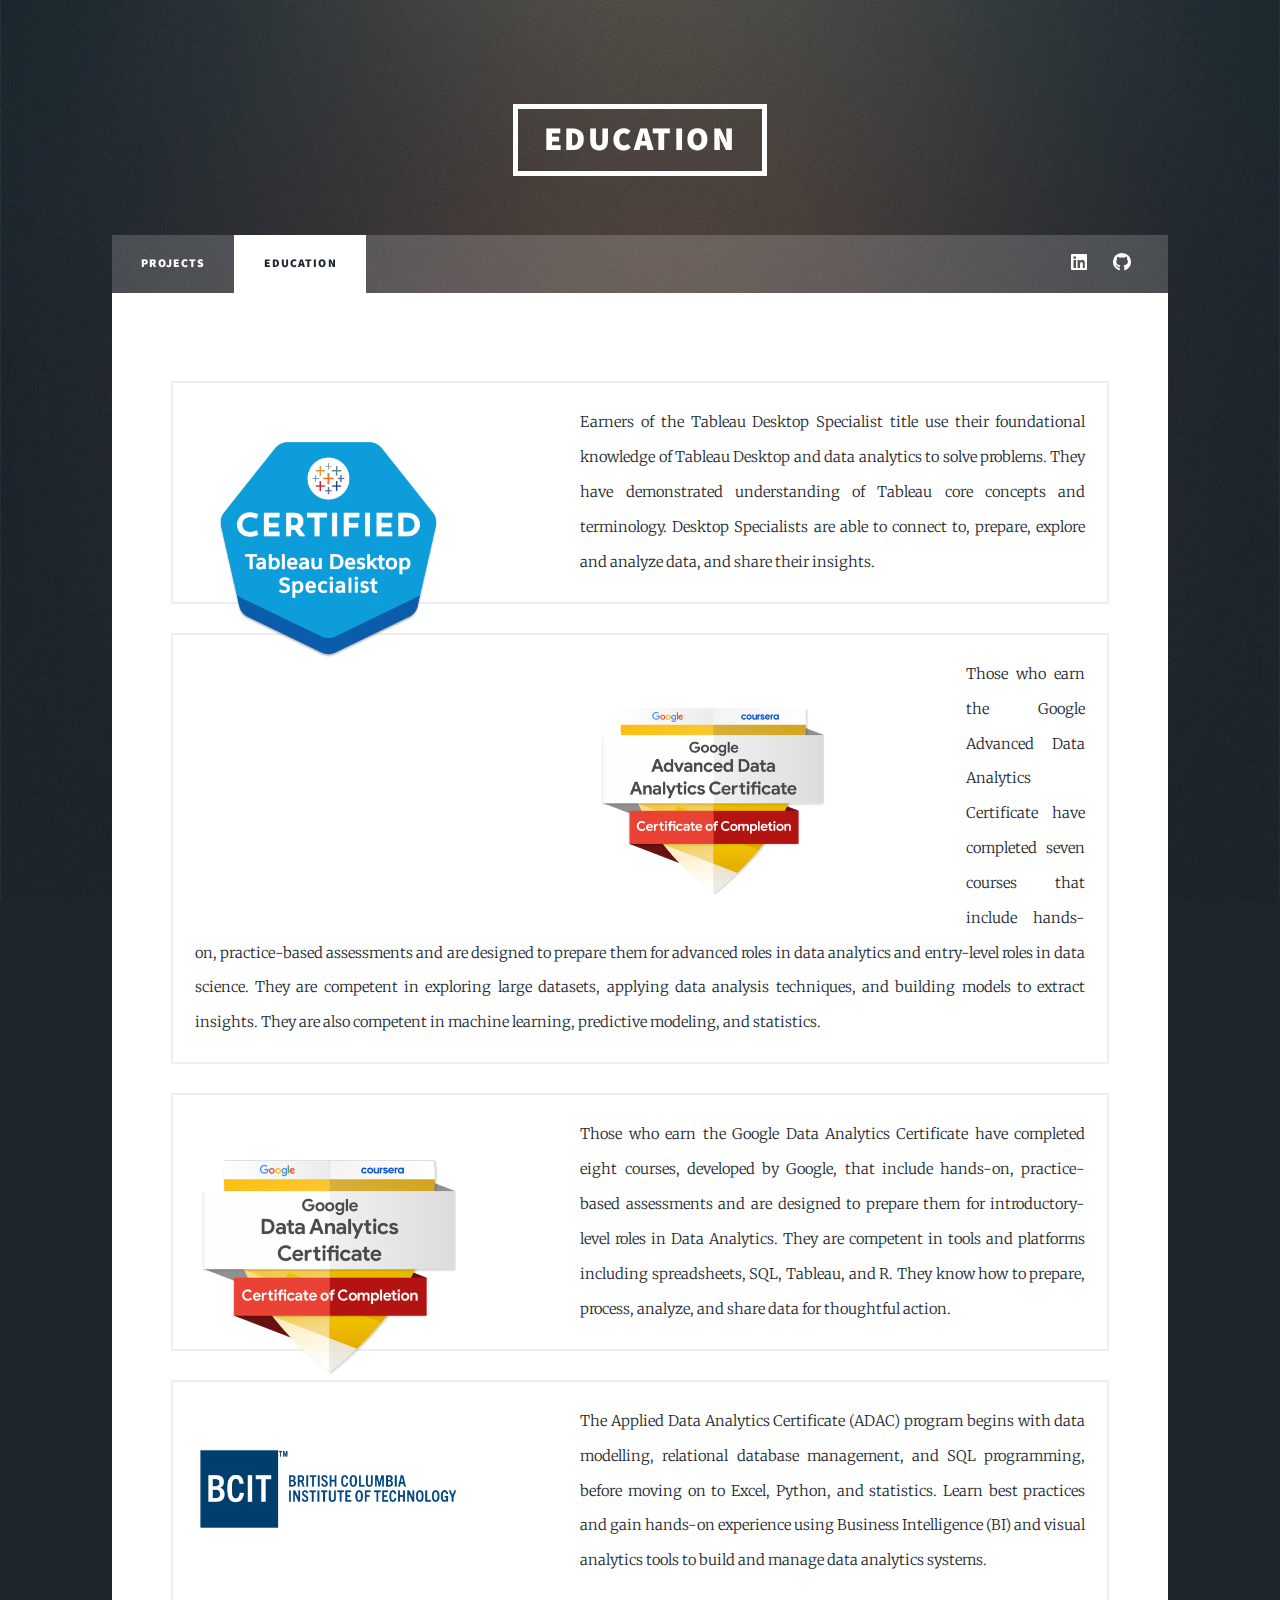
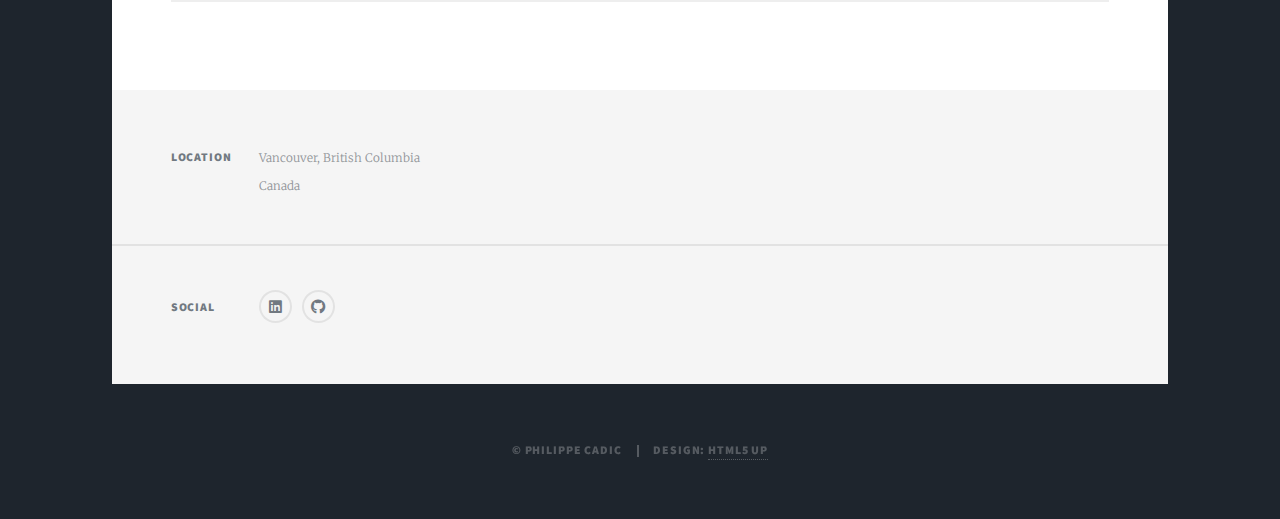
<file: education.html>
<!DOCTYPE HTML>
<!--
	Massively by HTML5 UP
	html5up.net | @ajlkn
	Free for personal and commercial use under the CCA 3.0 license (html5up.net/license)
-->
<html>
	<head>
		<title>Generic Page - Massively by HTML5 UP</title>
		<meta charset="utf-8" />
		<meta name="viewport" content="width=device-width, initial-scale=1, user-scalable=no" />
		<link rel="stylesheet" href="assets/css/main.css" />
		<noscript><link rel="stylesheet" href="assets/css/noscript.css" /></noscript>
	</head>
	<body class="is-preload">

		<!-- Wrapper -->
			<div id="wrapper">

				<!-- Header -->
					<header id="header">
						<a href="index.html" class="logo">Education</a>
					</header>

				<!-- Nav -->
					<nav id="nav">
						<ul class="links">
							<li><a href="index.html">Projects</a></li>
							<li class="active"><a href="education.html">Education</a></li>
						</ul>
						<ul class="icons">
							<li><a href="https://www.linkedin.com/in/philippe-cadic/en" class="icon brands fa-linkedin" target="_blank"><span class="label">LinkedIn</span></a></li>
							<li><a href="https://github.com/pcadic" class="icon brands fa-github" target="_blank"><span class="label">GitHub</span></a></li>
						</ul>
					</nav>

				<!-- Main -->
					<div id="main">

						<!-- Post -->
							<section class="post">
						
								<!-- Box -->
										<div class="box">
											<p><span class="image left"><img src="Educations/credly_Tableau_Tableau_DesktopSpecialist.png" alt=""/></span>Earners of the Tableau Desktop Specialist title use their foundational knowledge of Tableau Desktop and data analytics to solve problems. They have demonstrated understanding of Tableau core concepts and terminology. Desktop Specialists are able to connect to, prepare, explore and analyze data, and share their insights.</p>
										</div>

								<!-- Box -->
										<div class="box">
											<p><span class="image left"><img src="Educations/credly_Coursera_GoogleAdvancedDA.png" alt=""/></span>Those who earn the Google Advanced Data Analytics Certificate have completed seven courses that include hands-on, practice-based assessments and are designed to prepare them for advanced roles in data analytics and entry-level roles in data science. They are competent in exploring large datasets, applying data analysis techniques, and building models to extract insights. They are also competent in machine learning, predictive modeling, and statistics.</p>
										</div>

								<!-- Box -->
									<div class="box">
										<p><span class="image left"><img src="Educations/credly_Coursera_GoogleDA.png" alt=""/></span>Those who earn the Google Data Analytics Certificate have completed eight courses, developed by Google, that include hands-on, practice-based assessments and are designed to prepare them for introductory-level roles in Data Analytics. They are competent in tools and platforms including spreadsheets, SQL, Tableau, and R. They know how to prepare, process, analyze, and share data for thoughtful action.</p>
									</div>

								<!-- Box -->
									<div class="box">
										<p><span class="image left"><img src="Educations/british-columbia-institute-of-technology-bcit-vector-logo.png" alt=""/></span>The Applied Data Analytics Certificate (ADAC) program begins with data modelling, relational database management, and SQL programming, before moving on to Excel, Python, and statistics. Learn best practices and gain hands-on experience using Business Intelligence (BI) and visual analytics tools to build and manage data analytics systems.</p>
									</div>

																
							</section>

					</div>

				<!-- Footer -->
				<footer id="footer">
					<section class="split contact">
						<section class="alt">
							<h3>Location</h3>
							<p>Vancouver, British Columbia<br />
							Canada</p>
						</section>
						<section>
							<h3>Social</h3>
							<ul class="icons alt">
								<li><a href="https://www.linkedin.com/in/philippe-cadic/en" class="icon brands fa-linkedin"><span class="label">LinkedIn</span></a></li>
								<li><a href="https://github.com/pcadic" class="icon brands fa-github"><span class="label">GitHub</span></a></li>
							</ul>
						</section>
					</section>
				</footer>

				<!-- Copyright -->
					<div id="copyright">
						<ul><li>&copy; Philippe Cadic</li><li>Design: <a href="https://html5up.net">HTML5 UP</a></li></ul>
					</div>

			</div>

		<!-- Scripts -->
			<script src="assets/js/jquery.min.js"></script>
			<script src="assets/js/jquery.scrollex.min.js"></script>
			<script src="assets/js/jquery.scrolly.min.js"></script>
			<script src="assets/js/browser.min.js"></script>
			<script src="assets/js/breakpoints.min.js"></script>
			<script src="assets/js/util.js"></script>
			<script src="assets/js/main.js"></script>

	</body>
</html>
</file>
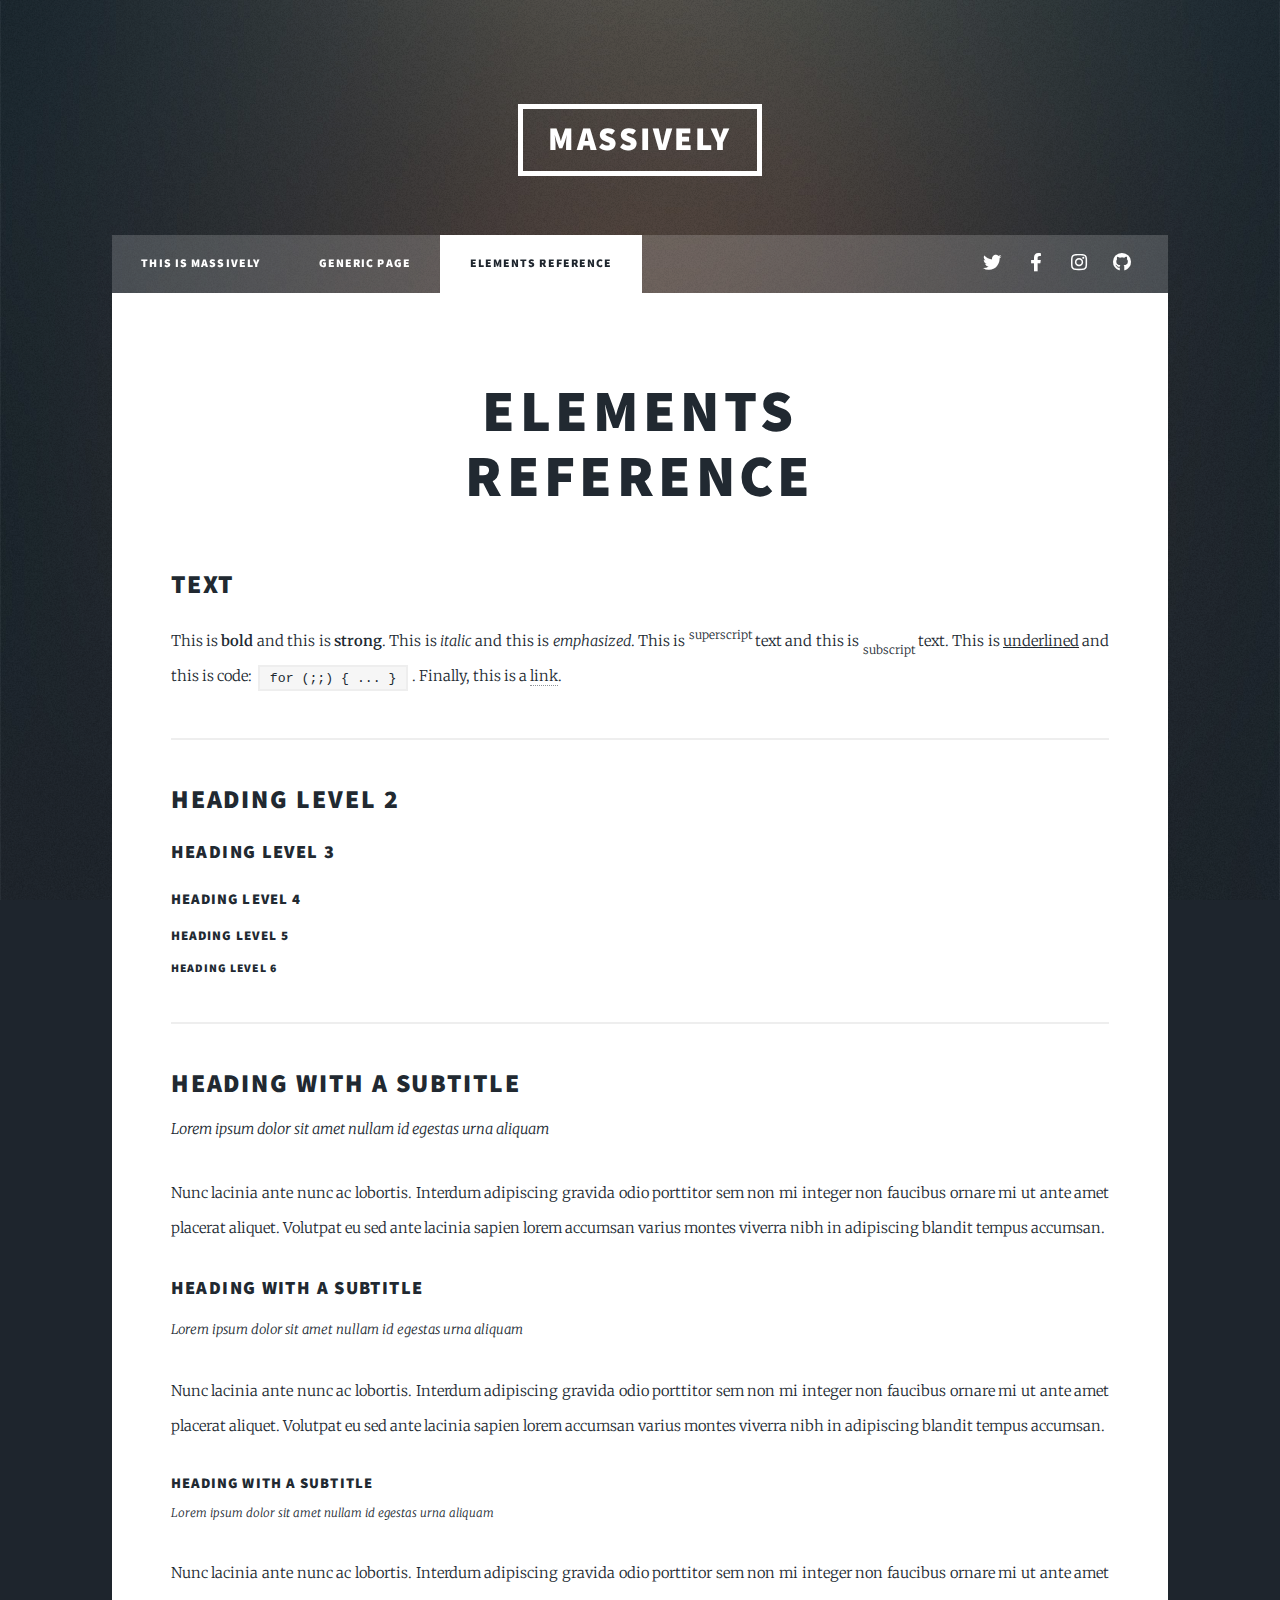
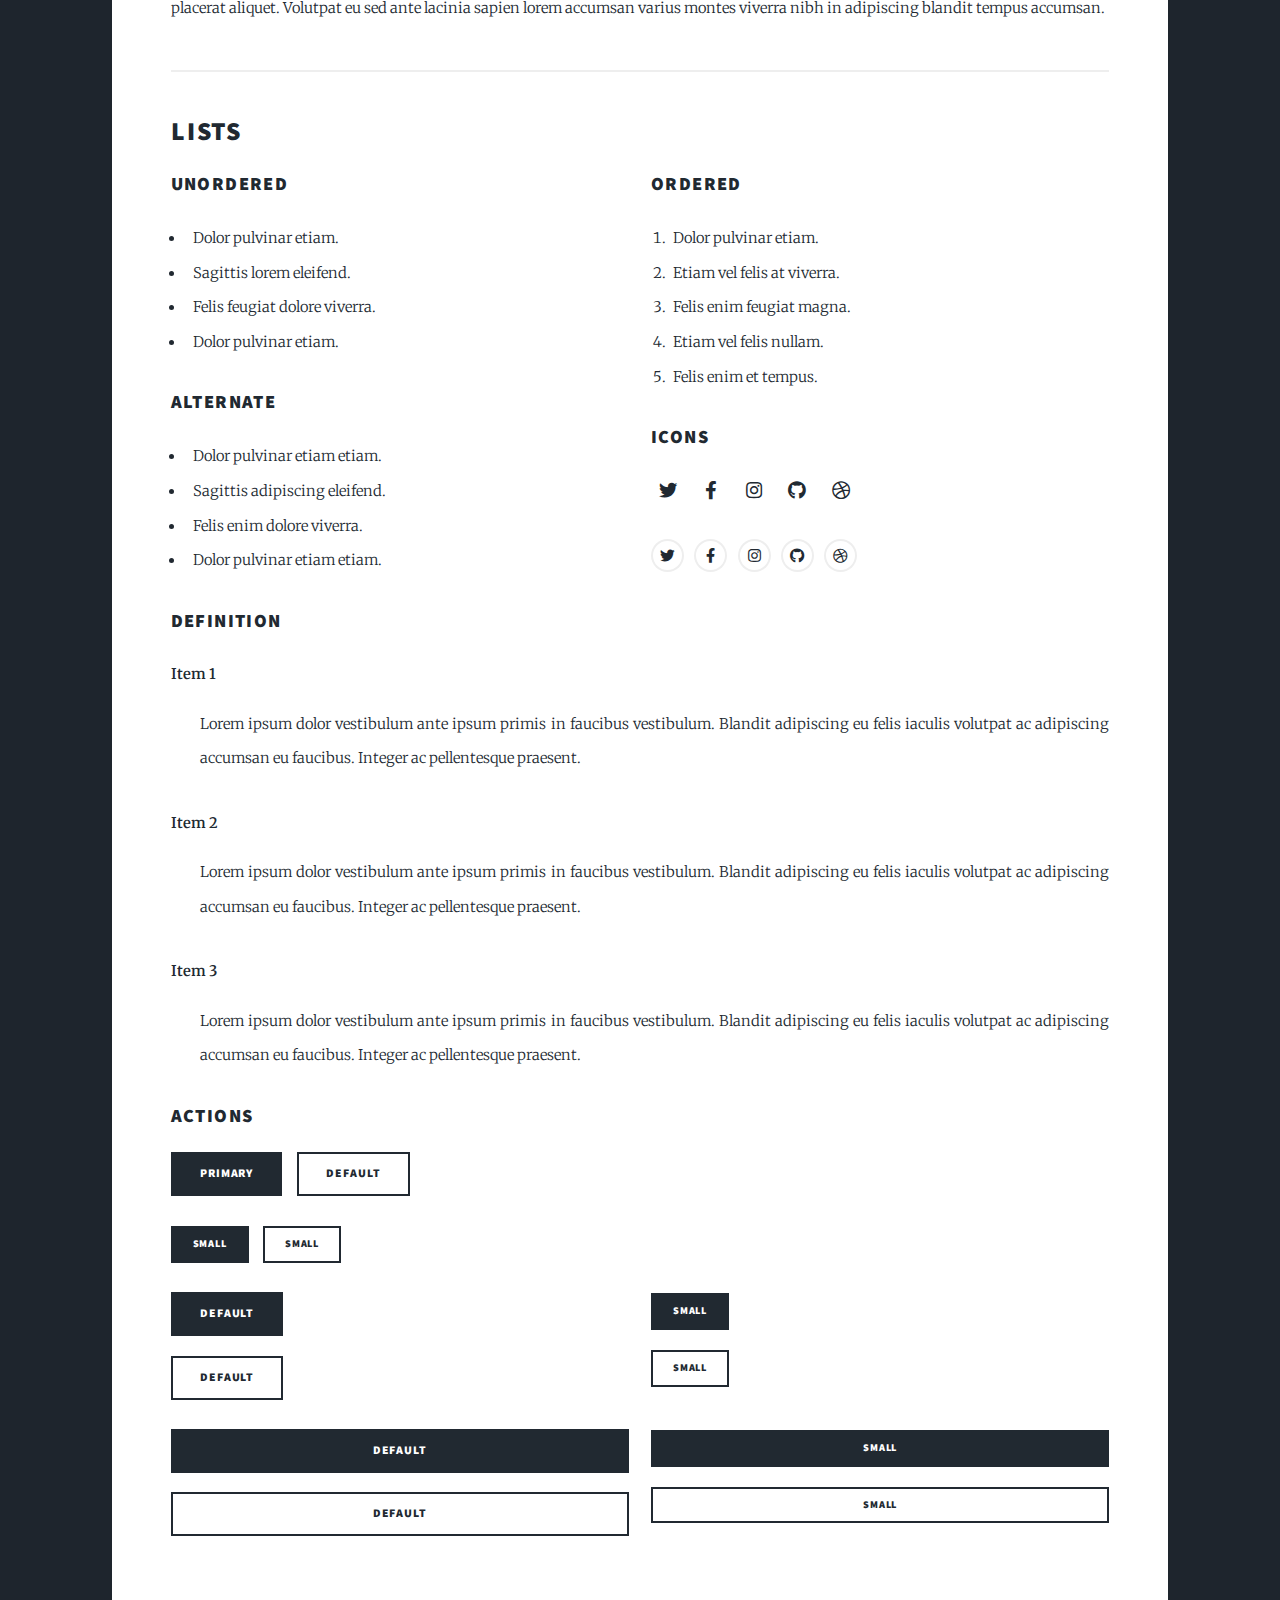
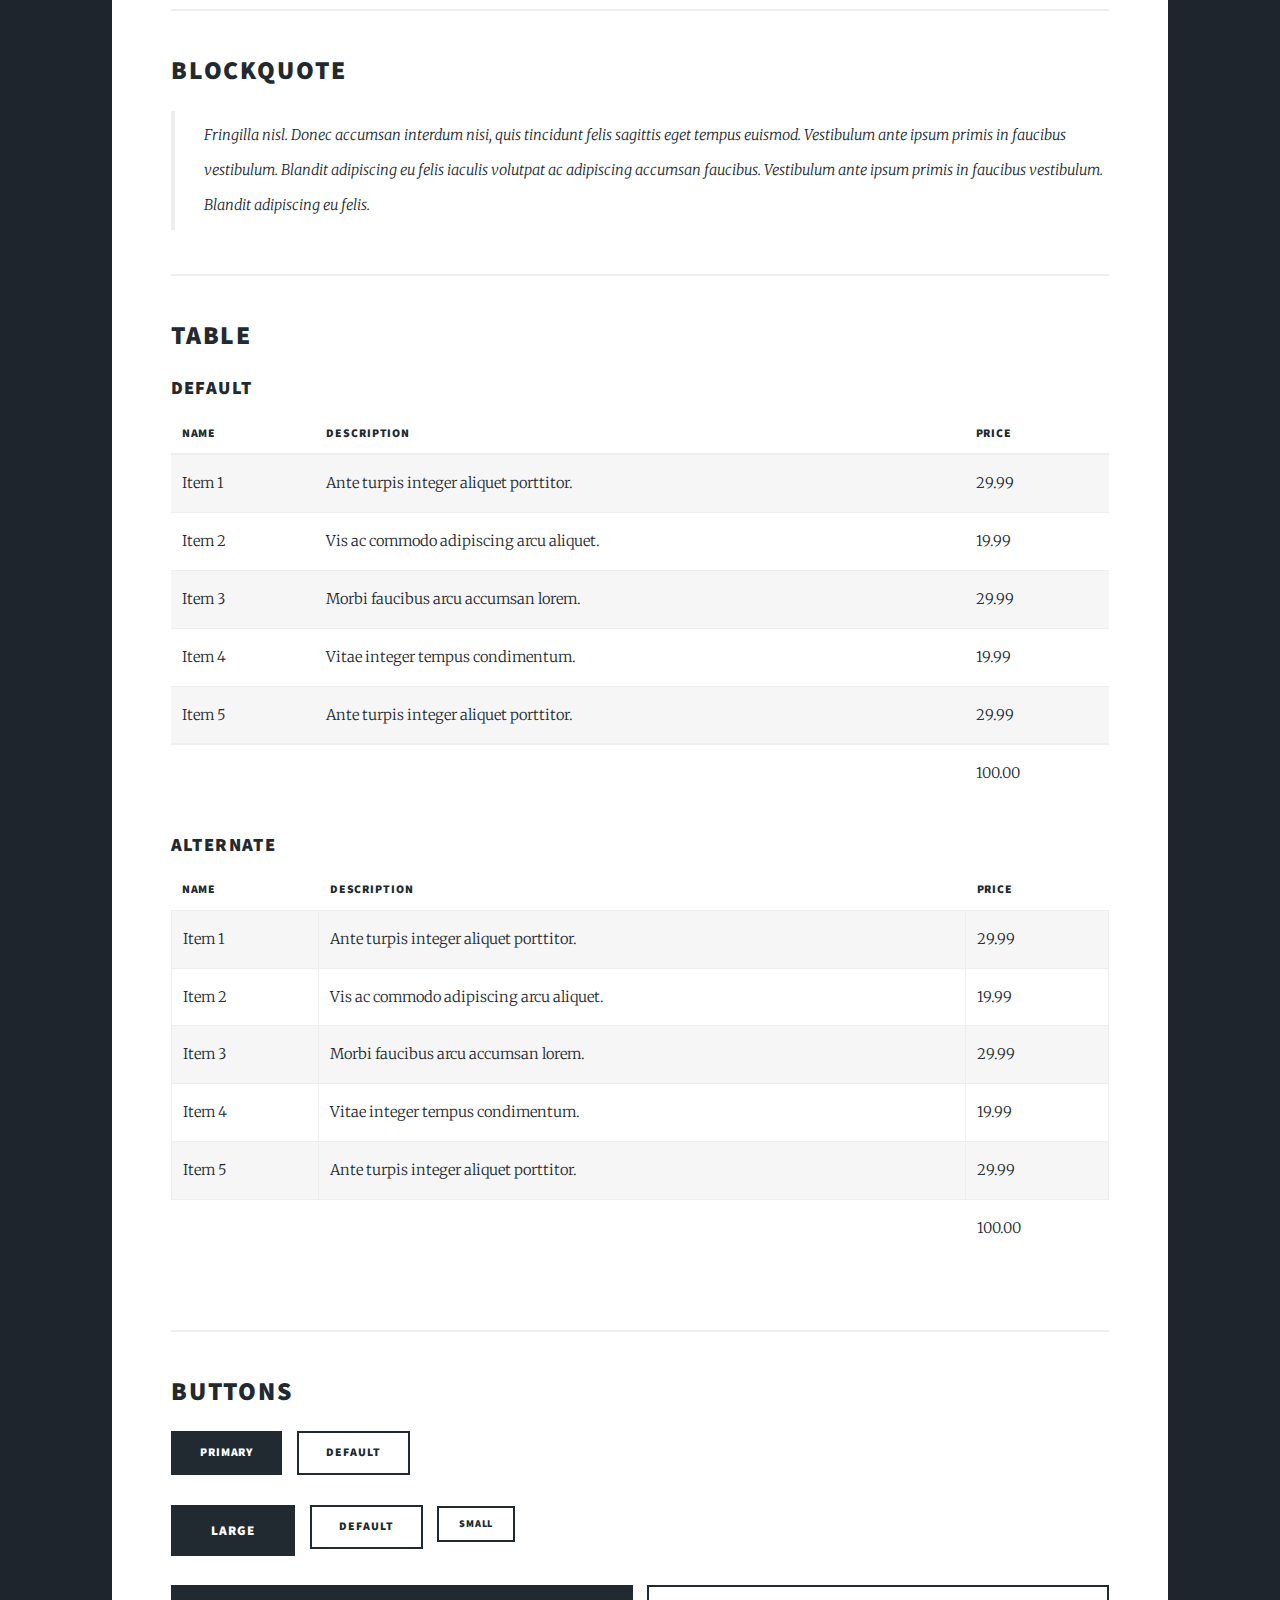
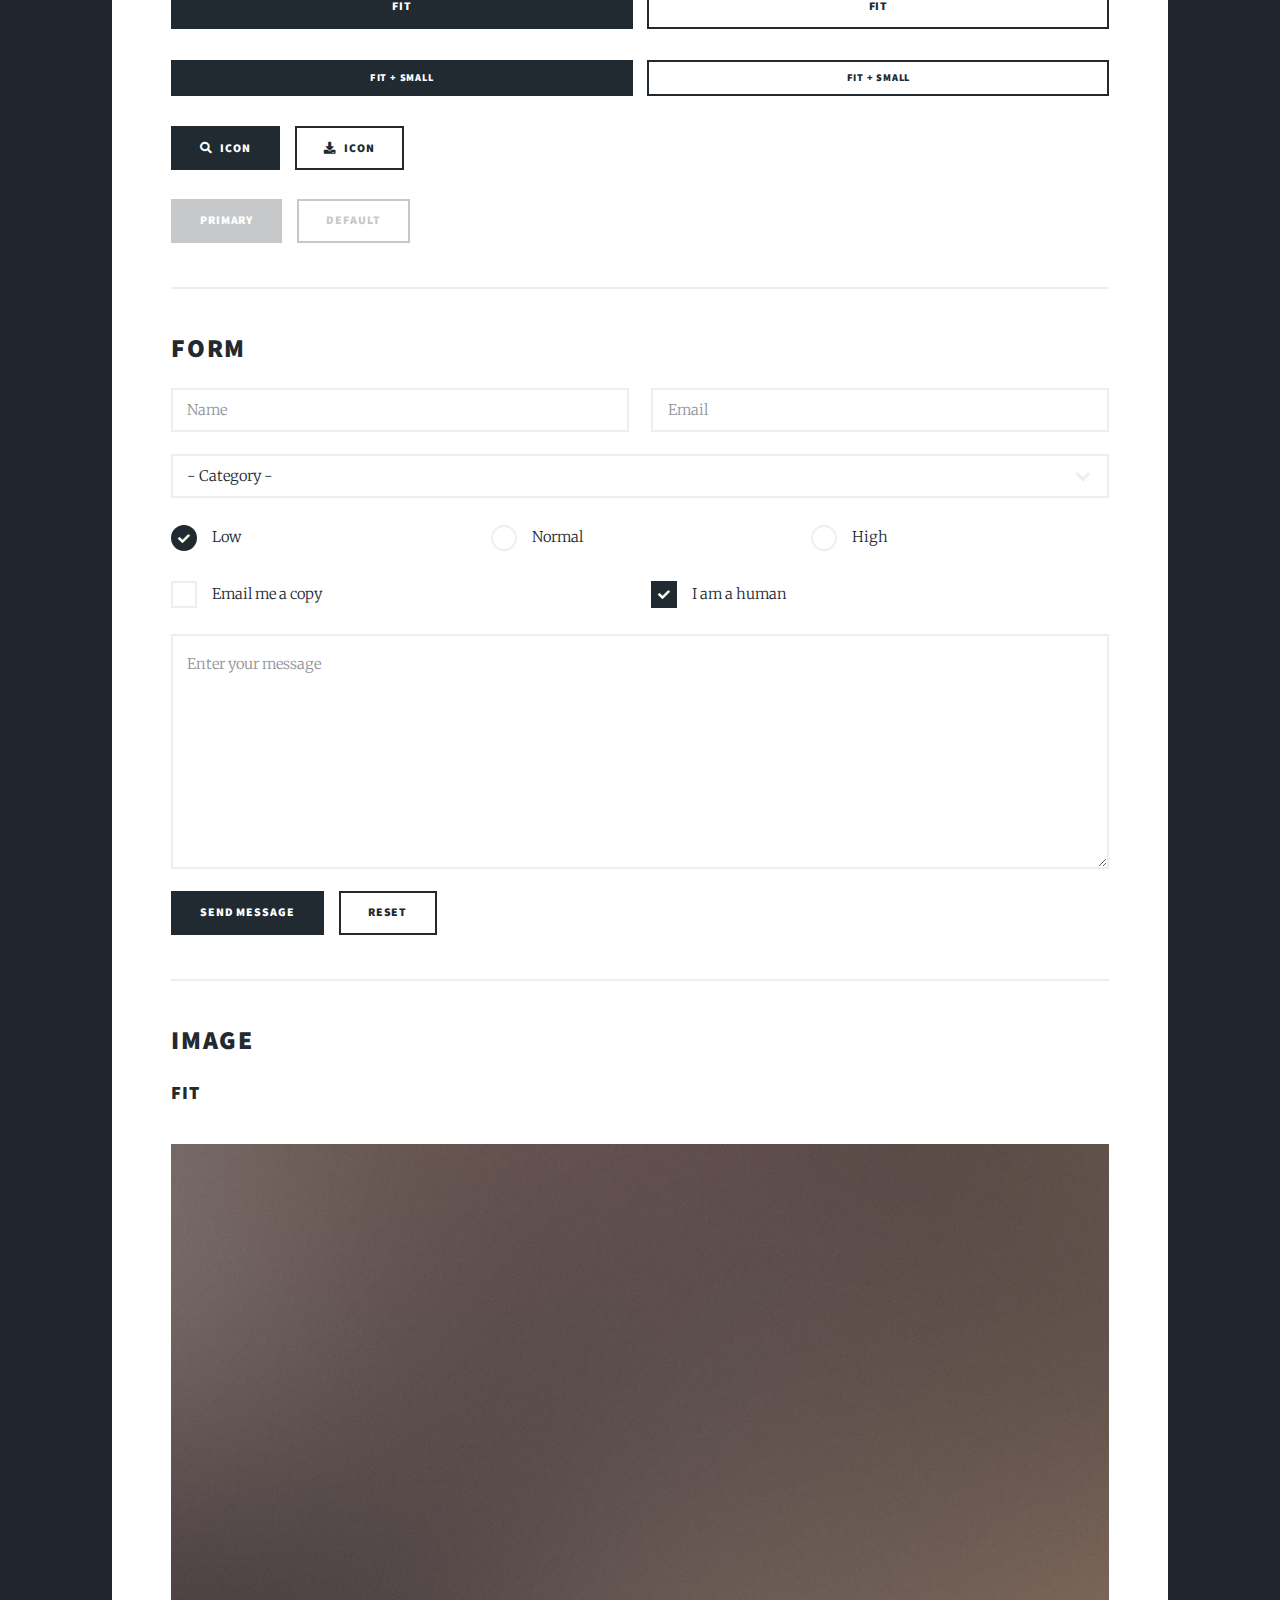
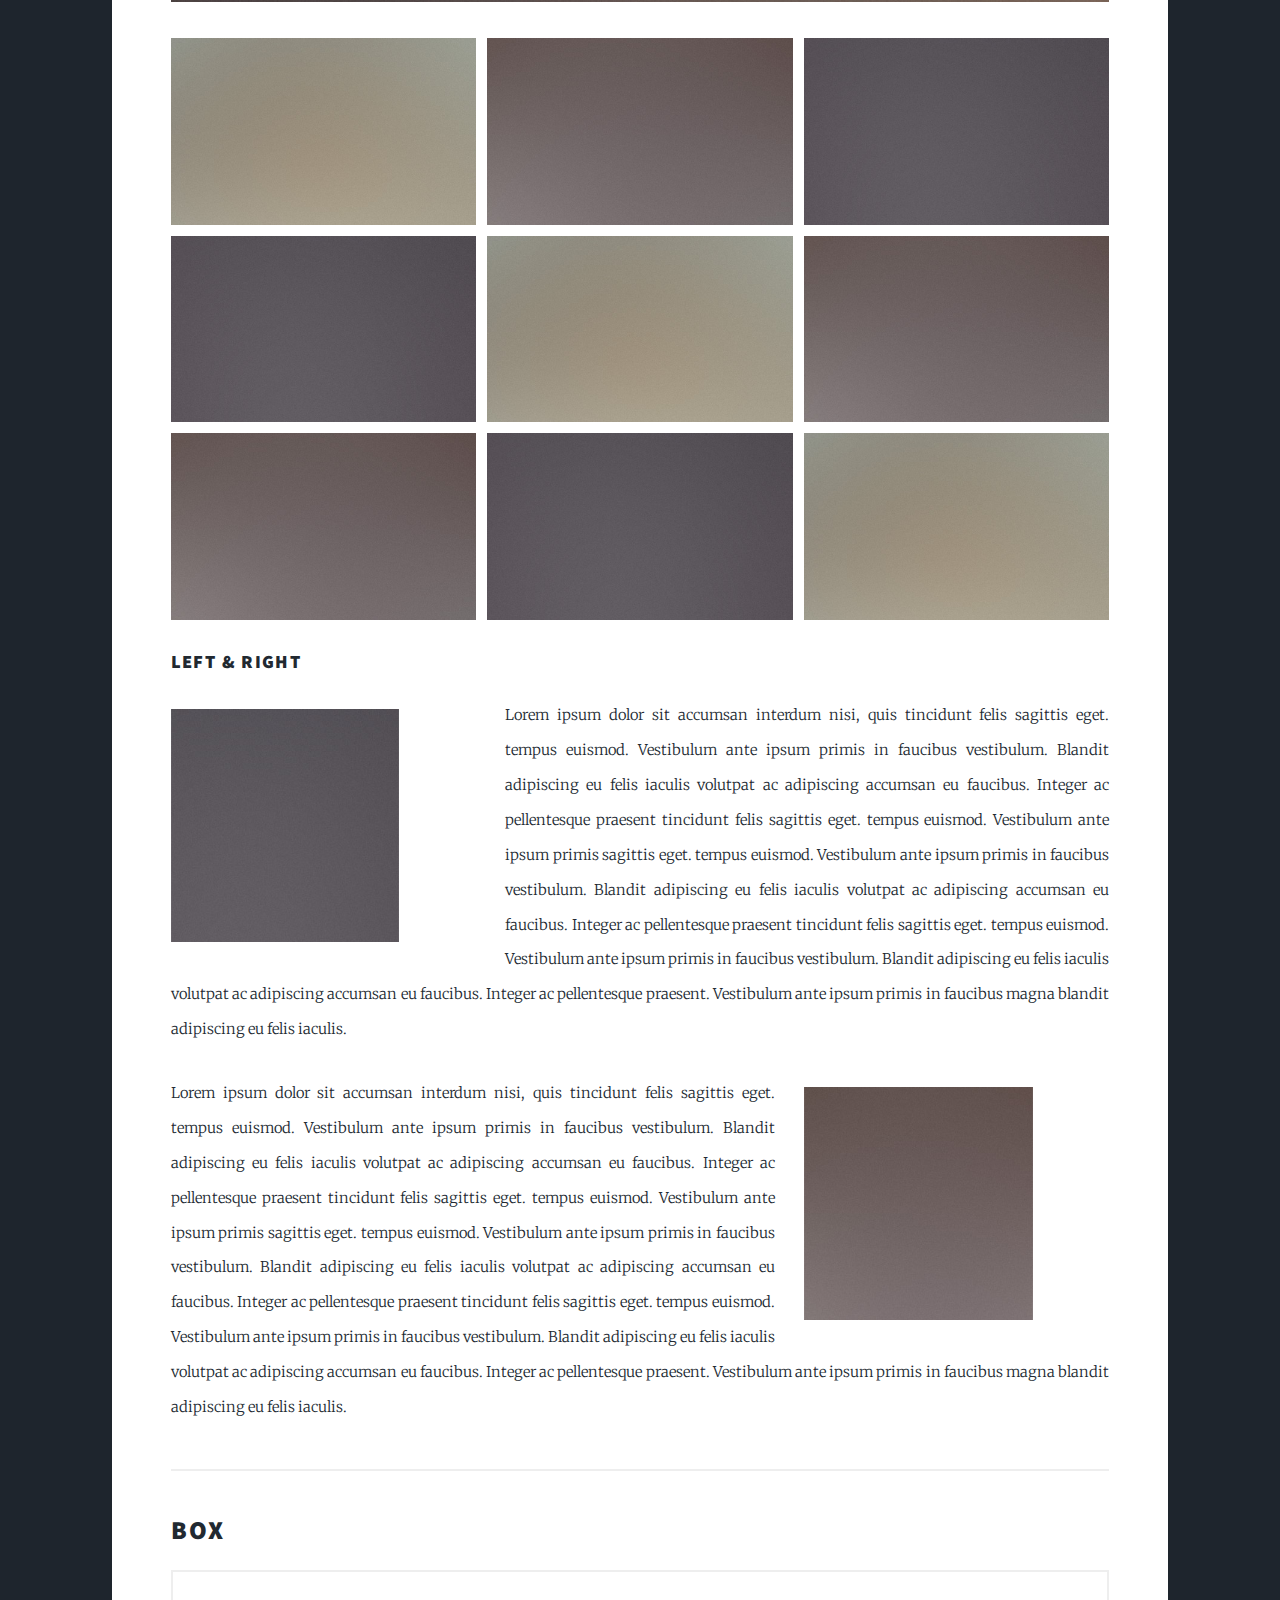
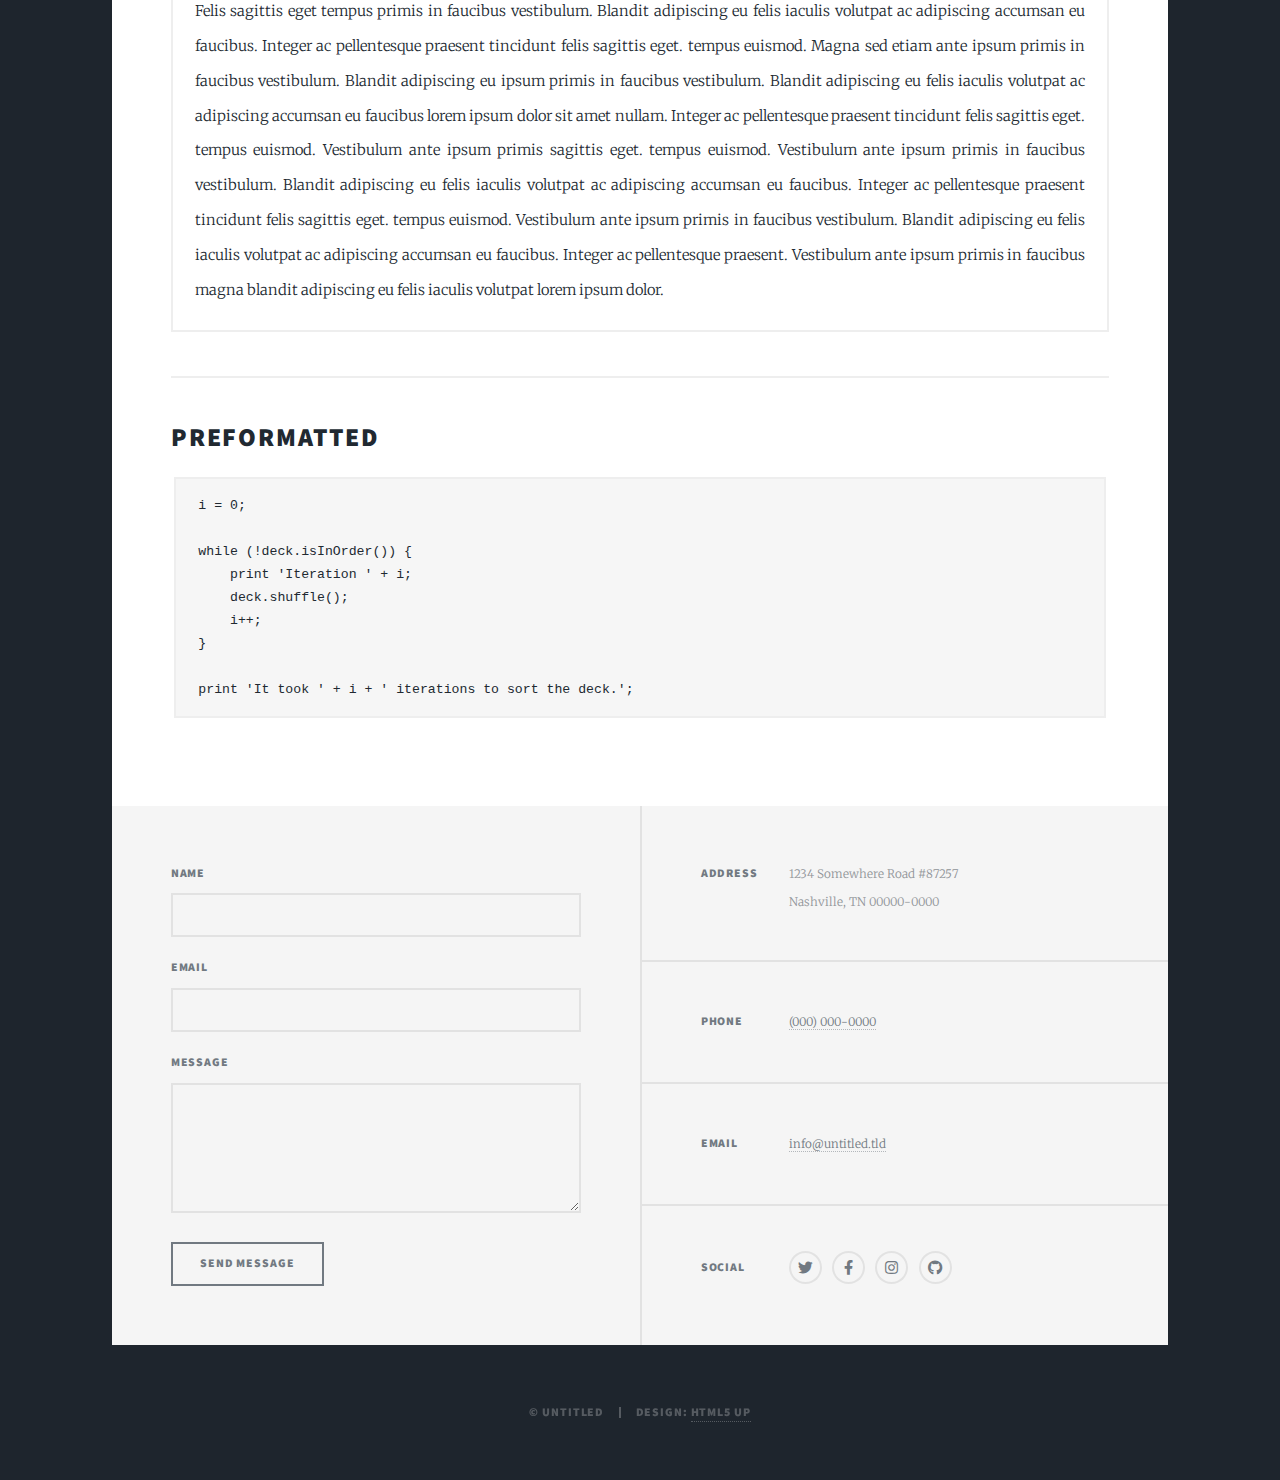
<file: elements.html>
<!DOCTYPE HTML>
<!--
	Massively by HTML5 UP
	html5up.net | @ajlkn
	Free for personal and commercial use under the CCA 3.0 license (html5up.net/license)
-->
<html>
	<head>
		<title>Elements Reference - Massively by HTML5 UP</title>
		<meta charset="utf-8" />
		<meta name="viewport" content="width=device-width, initial-scale=1, user-scalable=no" />
		<link rel="stylesheet" href="assets/css/main.css" />
		<noscript><link rel="stylesheet" href="assets/css/noscript.css" /></noscript>
	</head>
	<body class="is-preload">

		<!-- Wrapper -->
			<div id="wrapper">

				<!-- Header -->
					<header id="header">
						<a href="index.html" class="logo">Massively</a>
					</header>

				<!-- Nav -->
					<nav id="nav">
						<ul class="links">
							<li><a href="index.html">This is Massively</a></li>
							<li><a href="generic.html">Generic Page</a></li>
							<li class="active"><a href="elements.html">Elements Reference</a></li>
						</ul>
						<ul class="icons">
							<li><a href="#" class="icon brands fa-twitter"><span class="label">Twitter</span></a></li>
							<li><a href="#" class="icon brands fa-facebook-f"><span class="label">Facebook</span></a></li>
							<li><a href="#" class="icon brands fa-instagram"><span class="label">Instagram</span></a></li>
							<li><a href="#" class="icon brands fa-github"><span class="label">GitHub</span></a></li>
						</ul>
					</nav>

				<!-- Main -->
					<div id="main">

						<!-- Post -->
							<section class="post">
								<header class="major">
									<h1>Elements<br />
									Reference</h1>
								</header>

								<!-- Text stuff -->
									<h2>Text</h2>
									<p>This is <b>bold</b> and this is <strong>strong</strong>. This is <i>italic</i> and this is <em>emphasized</em>.
									This is <sup>superscript</sup> text and this is <sub>subscript</sub> text.
									This is <u>underlined</u> and this is code: <code>for (;;) { ... }</code>.
									Finally, this is a <a href="#">link</a>.</p>
									<hr />
									<h2>Heading Level 2</h2>
									<h3>Heading Level 3</h3>
									<h4>Heading Level 4</h4>
									<h5>Heading Level 5</h5>
									<h6>Heading Level 6</h6>
									<hr />
									<header>
										<h2>Heading with a Subtitle</h2>
										<p>Lorem ipsum dolor sit amet nullam id egestas urna aliquam</p>
									</header>
									<p>Nunc lacinia ante nunc ac lobortis. Interdum adipiscing gravida odio porttitor sem non mi integer non faucibus ornare mi ut ante amet placerat aliquet. Volutpat eu sed ante lacinia sapien lorem accumsan varius montes viverra nibh in adipiscing blandit tempus accumsan.</p>
									<header>
										<h3>Heading with a Subtitle</h3>
										<p>Lorem ipsum dolor sit amet nullam id egestas urna aliquam</p>
									</header>
									<p>Nunc lacinia ante nunc ac lobortis. Interdum adipiscing gravida odio porttitor sem non mi integer non faucibus ornare mi ut ante amet placerat aliquet. Volutpat eu sed ante lacinia sapien lorem accumsan varius montes viverra nibh in adipiscing blandit tempus accumsan.</p>
									<header>
										<h4>Heading with a Subtitle</h4>
										<p>Lorem ipsum dolor sit amet nullam id egestas urna aliquam</p>
									</header>
									<p>Nunc lacinia ante nunc ac lobortis. Interdum adipiscing gravida odio porttitor sem non mi integer non faucibus ornare mi ut ante amet placerat aliquet. Volutpat eu sed ante lacinia sapien lorem accumsan varius montes viverra nibh in adipiscing blandit tempus accumsan.</p>

									<hr />

								<!-- Lists -->
									<h2>Lists</h2>
									<div class="row">
										<div class="col-6 col-12-small">

											<h3>Unordered</h3>
											<ul>
												<li>Dolor pulvinar etiam.</li>
												<li>Sagittis lorem eleifend.</li>
												<li>Felis feugiat dolore viverra.</li>
												<li>Dolor pulvinar etiam.</li>
											</ul>

											<h3>Alternate</h3>
											<ul class="alt">
												<li>Dolor pulvinar etiam etiam.</li>
												<li>Sagittis adipiscing eleifend.</li>
												<li>Felis enim dolore viverra.</li>
												<li>Dolor pulvinar etiam etiam.</li>
											</ul>

										</div>
										<div class="col-6 col-12-small">

											<h3>Ordered</h3>
											<ol>
												<li>Dolor pulvinar etiam.</li>
												<li>Etiam vel felis at viverra.</li>
												<li>Felis enim feugiat magna.</li>
												<li>Etiam vel felis nullam.</li>
												<li>Felis enim et tempus.</li>
											</ol>

											<h3>Icons</h3>
											<ul class="icons">
												<li><a href="#" class="icon brands fa-twitter"><span class="label">Twitter</span></a></li>
												<li><a href="#" class="icon brands fa-facebook-f"><span class="label">Facebook</span></a></li>
												<li><a href="#" class="icon brands fa-instagram"><span class="label">Instagram</span></a></li>
												<li><a href="#" class="icon brands fa-github"><span class="label">Github</span></a></li>
												<li><a href="#" class="icon brands fa-dribbble"><span class="label">Dribbble</span></a></li>
											</ul>
											<ul class="icons alt">
												<li><a href="#" class="icon brands alt fa-twitter"><span class="label">Twitter</span></a></li>
												<li><a href="#" class="icon brands alt fa-facebook-f"><span class="label">Facebook</span></a></li>
												<li><a href="#" class="icon brands alt fa-instagram"><span class="label">Instagram</span></a></li>
												<li><a href="#" class="icon brands alt fa-github"><span class="label">Github</span></a></li>
												<li><a href="#" class="icon brands alt fa-dribbble"><span class="label">Dribbble</span></a></li>
											</ul>

										</div>
									</div>
									<h3>Definition</h3>
									<dl>
										<dt>Item 1</dt>
										<dd>
											<p>Lorem ipsum dolor vestibulum ante ipsum primis in faucibus vestibulum. Blandit adipiscing eu felis iaculis volutpat ac adipiscing accumsan eu faucibus. Integer ac pellentesque praesent.</p>
										</dd>
										<dt>Item 2</dt>
										<dd>
											<p>Lorem ipsum dolor vestibulum ante ipsum primis in faucibus vestibulum. Blandit adipiscing eu felis iaculis volutpat ac adipiscing accumsan eu faucibus. Integer ac pellentesque praesent.</p>
										</dd>
										<dt>Item 3</dt>
										<dd>
											<p>Lorem ipsum dolor vestibulum ante ipsum primis in faucibus vestibulum. Blandit adipiscing eu felis iaculis volutpat ac adipiscing accumsan eu faucibus. Integer ac pellentesque praesent.</p>
										</dd>
									</dl>

									<h3>Actions</h3>
									<ul class="actions">
										<li><a href="#" class="button primary">Primary</a></li>
										<li><a href="#" class="button">Default</a></li>
									</ul>
									<ul class="actions small">
										<li><a href="#" class="button primary small">Small</a></li>
										<li><a href="#" class="button small">Small</a></li>
									</ul>
									<div class="row">
										<div class="col-6 col-12-small">
											<ul class="actions stacked">
												<li><a href="#" class="button primary">Default</a></li>
												<li><a href="#" class="button">Default</a></li>
											</ul>
										</div>
										<div class="col-6 col-12-small">
											<ul class="actions stacked">
												<li><a href="#" class="button primary small">Small</a></li>
												<li><a href="#" class="button small">Small</a></li>
											</ul>
										</div>
									</div>
									<div class="row">
										<div class="col-6 col-12-small">
											<ul class="actions stacked">
												<li><a href="#" class="button primary fit">Default</a></li>
												<li><a href="#" class="button fit">Default</a></li>
											</ul>
										</div>
										<div class="col-6 col-12-small">
											<ul class="actions stacked">
												<li><a href="#" class="button primary small fit">Small</a></li>
												<li><a href="#" class="button small fit">Small</a></li>
											</ul>
										</div>
									</div>

									<hr />

								<!-- Blockquote -->
									<h2>Blockquote</h2>
									<blockquote>Fringilla nisl. Donec accumsan interdum nisi, quis tincidunt felis sagittis eget tempus euismod. Vestibulum ante ipsum primis in faucibus vestibulum. Blandit adipiscing eu felis iaculis volutpat ac adipiscing accumsan faucibus. Vestibulum ante ipsum primis in faucibus vestibulum. Blandit adipiscing eu felis.</blockquote>

									<hr />

								<!-- Table -->
									<h2>Table</h2>

									<h3>Default</h3>
									<div class="table-wrapper">
										<table>
											<thead>
												<tr>
													<th>Name</th>
													<th>Description</th>
													<th>Price</th>
												</tr>
											</thead>
											<tbody>
												<tr>
													<td>Item 1</td>
													<td>Ante turpis integer aliquet porttitor.</td>
													<td>29.99</td>
												</tr>
												<tr>
													<td>Item 2</td>
													<td>Vis ac commodo adipiscing arcu aliquet.</td>
													<td>19.99</td>
												</tr>
												<tr>
													<td>Item 3</td>
													<td> Morbi faucibus arcu accumsan lorem.</td>
													<td>29.99</td>
												</tr>
												<tr>
													<td>Item 4</td>
													<td>Vitae integer tempus condimentum.</td>
													<td>19.99</td>
												</tr>
												<tr>
													<td>Item 5</td>
													<td>Ante turpis integer aliquet porttitor.</td>
													<td>29.99</td>
												</tr>
											</tbody>
											<tfoot>
												<tr>
													<td colspan="2"></td>
													<td>100.00</td>
												</tr>
											</tfoot>
										</table>
									</div>

									<h3>Alternate</h3>
									<div class="table-wrapper">
										<table class="alt">
											<thead>
												<tr>
													<th>Name</th>
													<th>Description</th>
													<th>Price</th>
												</tr>
											</thead>
											<tbody>
												<tr>
													<td>Item 1</td>
													<td>Ante turpis integer aliquet porttitor.</td>
													<td>29.99</td>
												</tr>
												<tr>
													<td>Item 2</td>
													<td>Vis ac commodo adipiscing arcu aliquet.</td>
													<td>19.99</td>
												</tr>
												<tr>
													<td>Item 3</td>
													<td> Morbi faucibus arcu accumsan lorem.</td>
													<td>29.99</td>
												</tr>
												<tr>
													<td>Item 4</td>
													<td>Vitae integer tempus condimentum.</td>
													<td>19.99</td>
												</tr>
												<tr>
													<td>Item 5</td>
													<td>Ante turpis integer aliquet porttitor.</td>
													<td>29.99</td>
												</tr>
											</tbody>
											<tfoot>
												<tr>
													<td colspan="2"></td>
													<td>100.00</td>
												</tr>
											</tfoot>
										</table>
									</div>

									<hr />

								<!-- Buttons -->
									<h2>Buttons</h2>
									<ul class="actions">
										<li><a href="#" class="button primary">Primary</a></li>
										<li><a href="#" class="button">Default</a></li>
									</ul>
									<ul class="actions">
										<li><a href="#" class="button primary large">Large</a></li>
										<li><a href="#" class="button">Default</a></li>
										<li><a href="#" class="button small">Small</a></li>
									</ul>
									<ul class="actions fit">
										<li><a href="#" class="button primary fit">Fit</a></li>
										<li><a href="#" class="button fit">Fit</a></li>
									</ul>
									<ul class="actions fit small">
										<li><a href="#" class="button primary fit small">Fit + Small</a></li>
										<li><a href="#" class="button fit small">Fit + Small</a></li>
									</ul>
									<ul class="actions">
										<li><a href="#" class="button primary icon solid fa-search">Icon</a></li>
										<li><a href="#" class="button icon solid fa-download">Icon</a></li>
									</ul>
									<ul class="actions">
										<li><span class="button primary disabled">Primary</span></li>
										<li><span class="button disabled">Default</span></li>
									</ul>

									<hr />

								<!-- Form -->
									<h2>Form</h2>

									<form method="post" action="#">
										<div class="row gtr-uniform">
											<div class="col-6 col-12-xsmall">
												<input type="text" name="demo-name" id="demo-name" value="" placeholder="Name" />
											</div>
											<div class="col-6 col-12-xsmall">
												<input type="email" name="demo-email" id="demo-email" value="" placeholder="Email" />
											</div>
											<!-- Break -->
											<div class="col-12">
												<select name="demo-category" id="demo-category">
													<option value="">- Category -</option>
													<option value="1">Manufacturing</option>
													<option value="1">Shipping</option>
													<option value="1">Administration</option>
													<option value="1">Human Resources</option>
												</select>
											</div>
											<!-- Break -->
											<div class="col-4 col-12-small">
												<input type="radio" id="demo-priority-low" name="demo-priority" checked>
												<label for="demo-priority-low">Low</label>
											</div>
											<div class="col-4 col-12-small">
												<input type="radio" id="demo-priority-normal" name="demo-priority">
												<label for="demo-priority-normal">Normal</label>
											</div>
											<div class="col-4 col-12-small">
												<input type="radio" id="demo-priority-high" name="demo-priority">
												<label for="demo-priority-high">High</label>
											</div>
											<!-- Break -->
											<div class="col-6 col-12-small">
												<input type="checkbox" id="demo-copy" name="demo-copy">
												<label for="demo-copy">Email me a copy</label>
											</div>
											<div class="col-6 col-12-small">
												<input type="checkbox" id="demo-human" name="demo-human" checked>
												<label for="demo-human">I am a human</label>
											</div>
											<!-- Break -->
											<div class="col-12">
												<textarea name="demo-message" id="demo-message" placeholder="Enter your message" rows="6"></textarea>
											</div>
											<!-- Break -->
											<div class="col-12">
												<ul class="actions">
													<li><input type="submit" value="Send Message" class="primary" /></li>
													<li><input type="reset" value="Reset" /></li>
												</ul>
											</div>
										</div>
									</form>

									<hr />

								<!-- Image -->
									<h2>Image</h2>

									<h3>Fit</h3>
									<span class="image fit"><img src="images/pic01.jpg" alt="" /></span>
									<div class="box alt">
										<div class="row gtr-50 gtr-uniform">
											<div class="col-4"><span class="image fit"><img src="images/pic02.jpg" alt="" /></span></div>
											<div class="col-4"><span class="image fit"><img src="images/pic03.jpg" alt="" /></span></div>
											<div class="col-4"><span class="image fit"><img src="images/pic04.jpg" alt="" /></span></div>
											<!-- Break -->
											<div class="col-4"><span class="image fit"><img src="images/pic04.jpg" alt="" /></span></div>
											<div class="col-4"><span class="image fit"><img src="images/pic02.jpg" alt="" /></span></div>
											<div class="col-4"><span class="image fit"><img src="images/pic03.jpg" alt="" /></span></div>
											<!-- Break -->
											<div class="col-4"><span class="image fit"><img src="images/pic03.jpg" alt="" /></span></div>
											<div class="col-4"><span class="image fit"><img src="images/pic04.jpg" alt="" /></span></div>
											<div class="col-4"><span class="image fit"><img src="images/pic02.jpg" alt="" /></span></div>
										</div>
									</div>

									<h3>Left &amp; Right</h3>
									<p><span class="image left"><img src="images/pic08.jpg" alt="" /></span>Lorem ipsum dolor sit accumsan interdum nisi, quis tincidunt felis sagittis eget. tempus euismod. Vestibulum ante ipsum primis in faucibus vestibulum. Blandit adipiscing eu felis iaculis volutpat ac adipiscing accumsan eu faucibus. Integer ac pellentesque praesent tincidunt felis sagittis eget. tempus euismod. Vestibulum ante ipsum primis sagittis eget. tempus euismod. Vestibulum ante ipsum primis in faucibus vestibulum. Blandit adipiscing eu felis iaculis volutpat ac adipiscing accumsan eu faucibus. Integer ac pellentesque praesent tincidunt felis sagittis eget. tempus euismod. Vestibulum ante ipsum primis in faucibus vestibulum. Blandit adipiscing eu felis iaculis volutpat ac adipiscing accumsan eu faucibus. Integer ac pellentesque praesent. Vestibulum ante ipsum primis in faucibus magna blandit adipiscing eu felis iaculis.</p>
									<p><span class="image right"><img src="images/pic09.jpg" alt="" /></span>Lorem ipsum dolor sit accumsan interdum nisi, quis tincidunt felis sagittis eget. tempus euismod. Vestibulum ante ipsum primis in faucibus vestibulum. Blandit adipiscing eu felis iaculis volutpat ac adipiscing accumsan eu faucibus. Integer ac pellentesque praesent tincidunt felis sagittis eget. tempus euismod. Vestibulum ante ipsum primis sagittis eget. tempus euismod. Vestibulum ante ipsum primis in faucibus vestibulum. Blandit adipiscing eu felis iaculis volutpat ac adipiscing accumsan eu faucibus. Integer ac pellentesque praesent tincidunt felis sagittis eget. tempus euismod. Vestibulum ante ipsum primis in faucibus vestibulum. Blandit adipiscing eu felis iaculis volutpat ac adipiscing accumsan eu faucibus. Integer ac pellentesque praesent. Vestibulum ante ipsum primis in faucibus magna blandit adipiscing eu felis iaculis.</p>

									<hr />

								<!-- Box -->
									<h2>Box</h2>
									<div class="box">
										<p>Felis sagittis eget tempus primis in faucibus vestibulum. Blandit adipiscing eu felis iaculis volutpat ac adipiscing accumsan eu faucibus. Integer ac pellentesque praesent tincidunt felis sagittis eget. tempus euismod. Magna sed etiam ante ipsum primis in faucibus vestibulum. Blandit adipiscing eu ipsum primis in faucibus vestibulum. Blandit adipiscing eu felis iaculis volutpat ac adipiscing accumsan eu faucibus lorem ipsum dolor sit amet nullam. Integer ac pellentesque praesent tincidunt felis sagittis eget. tempus euismod. Vestibulum ante ipsum primis sagittis eget. tempus euismod. Vestibulum ante ipsum primis in faucibus vestibulum. Blandit adipiscing eu felis iaculis volutpat ac adipiscing accumsan eu faucibus. Integer ac pellentesque praesent tincidunt felis sagittis eget. tempus euismod. Vestibulum ante ipsum primis in faucibus vestibulum. Blandit adipiscing eu felis iaculis volutpat ac adipiscing accumsan eu faucibus. Integer ac pellentesque praesent. Vestibulum ante ipsum primis in faucibus magna blandit adipiscing eu felis iaculis volutpat lorem ipsum dolor.</p>
									</div>

									<hr />

								<!-- Preformatted Code -->
									<h2>Preformatted</h2>
									<pre><code>i = 0;

while (!deck.isInOrder()) {
    print 'Iteration ' + i;
    deck.shuffle();
    i++;
}

print 'It took ' + i + ' iterations to sort the deck.';
</code></pre>

							</section>

					</div>

				<!-- Footer -->
					<footer id="footer">
						<section>
							<form method="post" action="#">
								<div class="fields">
									<div class="field">
										<label for="name">Name</label>
										<input type="text" name="name" id="name" />
									</div>
									<div class="field">
										<label for="email">Email</label>
										<input type="text" name="email" id="email" />
									</div>
									<div class="field">
										<label for="message">Message</label>
										<textarea name="message" id="message" rows="3"></textarea>
									</div>
								</div>
								<ul class="actions">
									<li><input type="submit" value="Send Message" /></li>
								</ul>
							</form>
						</section>
						<section class="split contact">
							<section class="alt">
								<h3>Address</h3>
								<p>1234 Somewhere Road #87257<br />
								Nashville, TN 00000-0000</p>
							</section>
							<section>
								<h3>Phone</h3>
								<p><a href="#">(000) 000-0000</a></p>
							</section>
							<section>
								<h3>Email</h3>
								<p><a href="#">info@untitled.tld</a></p>
							</section>
							<section>
								<h3>Social</h3>
								<ul class="icons alt">
									<li><a href="#" class="icon brands alt fa-twitter"><span class="label">Twitter</span></a></li>
									<li><a href="#" class="icon brands alt fa-facebook-f"><span class="label">Facebook</span></a></li>
									<li><a href="#" class="icon brands alt fa-instagram"><span class="label">Instagram</span></a></li>
									<li><a href="#" class="icon brands alt fa-github"><span class="label">GitHub</span></a></li>
								</ul>
							</section>
						</section>
					</footer>

				<!-- Copyright -->
					<div id="copyright">
						<ul><li>&copy; Untitled</li><li>Design: <a href="https://html5up.net">HTML5 UP</a></li></ul>
					</div>

			</div>

		<!-- Scripts -->
			<script src="assets/js/jquery.min.js"></script>
			<script src="assets/js/jquery.scrollex.min.js"></script>
			<script src="assets/js/jquery.scrolly.min.js"></script>
			<script src="assets/js/browser.min.js"></script>
			<script src="assets/js/breakpoints.min.js"></script>
			<script src="assets/js/util.js"></script>
			<script src="assets/js/main.js"></script>

	</body>
</html>
</file>
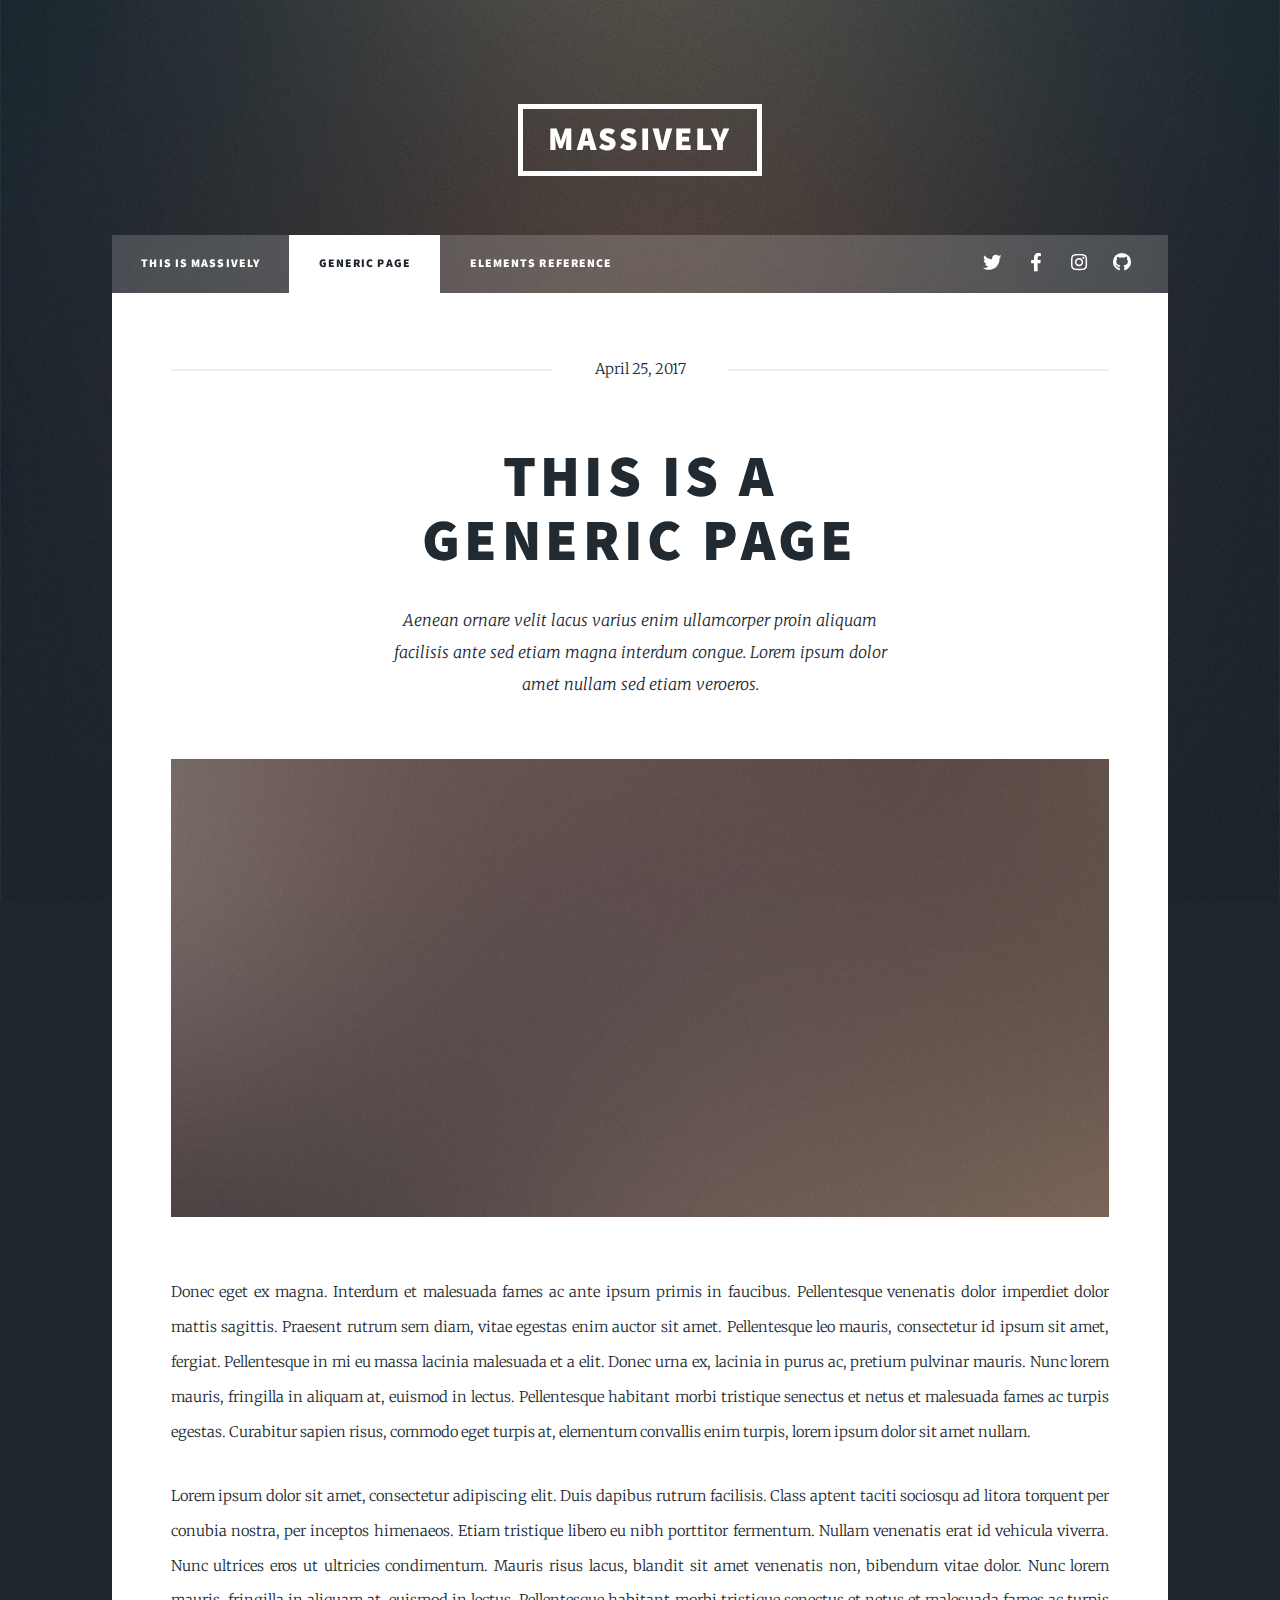
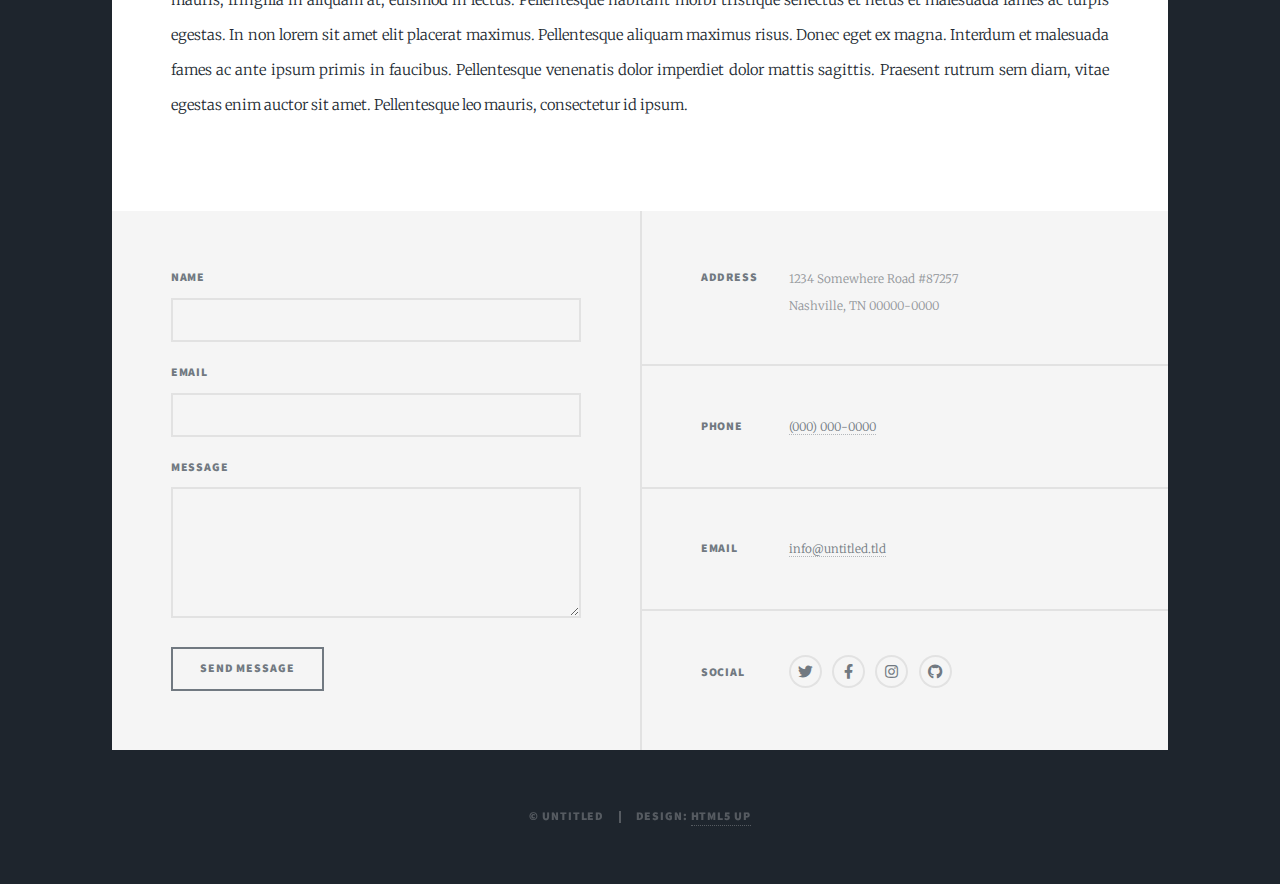
<file: generic.html>
<!DOCTYPE HTML>
<!--
	Massively by HTML5 UP
	html5up.net | @ajlkn
	Free for personal and commercial use under the CCA 3.0 license (html5up.net/license)
-->
<html>
	<head>
		<title>Generic Page - Massively by HTML5 UP</title>
		<meta charset="utf-8" />
		<meta name="viewport" content="width=device-width, initial-scale=1, user-scalable=no" />
		<link rel="stylesheet" href="assets/css/main.css" />
		<noscript><link rel="stylesheet" href="assets/css/noscript.css" /></noscript>
	</head>
	<body class="is-preload">

		<!-- Wrapper -->
			<div id="wrapper">

				<!-- Header -->
					<header id="header">
						<a href="index.html" class="logo">Massively</a>
					</header>

				<!-- Nav -->
					<nav id="nav">
						<ul class="links">
							<li><a href="index.html">This is Massively</a></li>
							<li class="active"><a href="generic.html">Generic Page</a></li>
							<li><a href="elements.html">Elements Reference</a></li>
						</ul>
						<ul class="icons">
							<li><a href="#" class="icon brands fa-twitter"><span class="label">Twitter</span></a></li>
							<li><a href="#" class="icon brands fa-facebook-f"><span class="label">Facebook</span></a></li>
							<li><a href="#" class="icon brands fa-instagram"><span class="label">Instagram</span></a></li>
							<li><a href="#" class="icon brands fa-github"><span class="label">GitHub</span></a></li>
						</ul>
					</nav>

				<!-- Main -->
					<div id="main">

						<!-- Post -->
							<section class="post">
								<header class="major">
									<span class="date">April 25, 2017</span>
									<h1>This is a<br />
									Generic Page</h1>
									<p>Aenean ornare velit lacus varius enim ullamcorper proin aliquam<br />
									facilisis ante sed etiam magna interdum congue. Lorem ipsum dolor<br />
									amet nullam sed etiam veroeros.</p>
								</header>
								<div class="image main"><img src="images/pic01.jpg" alt="" /></div>
								<p>Donec eget ex magna. Interdum et malesuada fames ac ante ipsum primis in faucibus. Pellentesque venenatis dolor imperdiet dolor mattis sagittis. Praesent rutrum sem diam, vitae egestas enim auctor sit amet. Pellentesque leo mauris, consectetur id ipsum sit amet, fergiat. Pellentesque in mi eu massa lacinia malesuada et a elit. Donec urna ex, lacinia in purus ac, pretium pulvinar mauris. Nunc lorem mauris, fringilla in aliquam at, euismod in lectus. Pellentesque habitant morbi tristique senectus et netus et malesuada fames ac turpis egestas. Curabitur sapien risus, commodo eget turpis at, elementum convallis enim turpis, lorem ipsum dolor sit amet nullam.</p>
								<p>Lorem ipsum dolor sit amet, consectetur adipiscing elit. Duis dapibus rutrum facilisis. Class aptent taciti sociosqu ad litora torquent per conubia nostra, per inceptos himenaeos. Etiam tristique libero eu nibh porttitor fermentum. Nullam venenatis erat id vehicula viverra. Nunc ultrices eros ut ultricies condimentum. Mauris risus lacus, blandit sit amet venenatis non, bibendum vitae dolor. Nunc lorem mauris, fringilla in aliquam at, euismod in lectus. Pellentesque habitant morbi tristique senectus et netus et malesuada fames ac turpis egestas. In non lorem sit amet elit placerat maximus. Pellentesque aliquam maximus risus. Donec eget ex magna. Interdum et malesuada fames ac ante ipsum primis in faucibus. Pellentesque venenatis dolor imperdiet dolor mattis sagittis. Praesent rutrum sem diam, vitae egestas enim auctor sit amet. Pellentesque leo mauris, consectetur id ipsum.</p>
							</section>

					</div>

				<!-- Footer -->
					<footer id="footer">
						<section>
							<form method="post" action="#">
								<div class="fields">
									<div class="field">
										<label for="name">Name</label>
										<input type="text" name="name" id="name" />
									</div>
									<div class="field">
										<label for="email">Email</label>
										<input type="text" name="email" id="email" />
									</div>
									<div class="field">
										<label for="message">Message</label>
										<textarea name="message" id="message" rows="3"></textarea>
									</div>
								</div>
								<ul class="actions">
									<li><input type="submit" value="Send Message" /></li>
								</ul>
							</form>
						</section>
						<section class="split contact">
							<section class="alt">
								<h3>Address</h3>
								<p>1234 Somewhere Road #87257<br />
								Nashville, TN 00000-0000</p>
							</section>
							<section>
								<h3>Phone</h3>
								<p><a href="#">(000) 000-0000</a></p>
							</section>
							<section>
								<h3>Email</h3>
								<p><a href="#">info@untitled.tld</a></p>
							</section>
							<section>
								<h3>Social</h3>
								<ul class="icons alt">
									<li><a href="#" class="icon brands alt fa-twitter"><span class="label">Twitter</span></a></li>
									<li><a href="#" class="icon brands alt fa-facebook-f"><span class="label">Facebook</span></a></li>
									<li><a href="#" class="icon brands alt fa-instagram"><span class="label">Instagram</span></a></li>
									<li><a href="#" class="icon brands alt fa-github"><span class="label">GitHub</span></a></li>
								</ul>
							</section>
						</section>
					</footer>

				<!-- Copyright -->
					<div id="copyright">
						<ul><li>&copy; Untitled</li><li>Design: <a href="https://html5up.net">HTML5 UP</a></li></ul>
					</div>

			</div>

		<!-- Scripts -->
			<script src="assets/js/jquery.min.js"></script>
			<script src="assets/js/jquery.scrollex.min.js"></script>
			<script src="assets/js/jquery.scrolly.min.js"></script>
			<script src="assets/js/browser.min.js"></script>
			<script src="assets/js/breakpoints.min.js"></script>
			<script src="assets/js/util.js"></script>
			<script src="assets/js/main.js"></script>

	</body>
</html>
</file>
<file: assets/css/main.css>
@import url(fontawesome-all.min.css);
@import url("https://fonts.googleapis.com/css?family=Merriweather:300,700,300italic,700italic|Source+Sans+Pro:900");

/*
	Massively by HTML5 UP
	html5up.net | @ajlkn
	Free for personal and commercial use under the CCA 3.0 license (html5up.net/license)
*/

html, body, div, span, applet, object,
iframe, h1, h2, h3, h4, h5, h6, p, blockquote,
pre, a, abbr, acronym, address, big, cite,
code, del, dfn, em, img, ins, kbd, q, s, samp,
small, strike, strong, sub, sup, tt, var, b,
u, i, center, dl, dt, dd, ol, ul, li, fieldset,
form, label, legend, table, caption, tbody,
tfoot, thead, tr, th, td, article, aside,
canvas, details, embed, figure, figcaption,
footer, header, hgroup, menu, nav, output, ruby,
section, summary, time, mark, audio, video {
	margin: 0;
	padding: 0;
	border: 0;
	font-size: 100%;
	font: inherit;
	vertical-align: baseline;}

article, aside, details, figcaption, figure,
footer, header, hgroup, menu, nav, section {
	display: block;}

body {
	line-height: 1;
}

ol, ul {
	list-style: none;
}

blockquote, q {
	quotes: none;
}

	blockquote:before, blockquote:after, q:before, q:after {
		content: '';
		content: none;
	}

table {
	border-collapse: collapse;
	border-spacing: 0;
}

body {
	-webkit-text-size-adjust: none;
}

mark {
	background-color: transparent;
	color: inherit;
}

input::-moz-focus-inner {
	border: 0;
	padding: 0;
}

input, select, textarea {
	-moz-appearance: none;
	-webkit-appearance: none;
	-ms-appearance: none;
	appearance: none;
}

/* Basic */

	@-ms-viewport {
		width: device-width;
	}

	body {
		-ms-overflow-style: scrollbar;
	}

	@media screen and (max-width: 480px) {

		html, body {
			min-width: 320px;
		}

	}

	html {
		box-sizing: border-box;
	}

	*, *:before, *:after {
		box-sizing: inherit;
	}

	body {
		background-color: #1e252d;
	}

		body.is-preload *, body.is-preload *:before, body.is-preload *:after {
			-moz-animation: none !important;
			-webkit-animation: none !important;
			-ms-animation: none !important;
			animation: none !important;
			-moz-transition: none !important;
			-webkit-transition: none !important;
			-ms-transition: none !important;
			transition: none !important;
		}

/* Type */

	html {
		font-size: 16pt;
	}

		@media screen and (max-width: 1680px) {

			html {
				font-size: 12pt;
			}

		}

		@media screen and (max-width: 1280px) {

			html {
				font-size: 11pt;
			}

		}

		@media screen and (max-width: 360px) {

			html {
				font-size: 10pt;
			}

		}

	body {
		color: #212931;
	}

	body, input, select, textarea {
		font-family: "Merriweather", Georgia, serif;
		font-weight: 300;
		font-size: 1rem;
		line-height: 2.375;
	}

	a {
		-moz-transition: color 0.2s ease-in-out, background-color 0.2s ease-in-out, border-color 0.2s ease-in-out, box-shadow 0.2s ease-in-out;
		-webkit-transition: color 0.2s ease-in-out, background-color 0.2s ease-in-out, border-color 0.2s ease-in-out, box-shadow 0.2s ease-in-out;
		-ms-transition: color 0.2s ease-in-out, background-color 0.2s ease-in-out, border-color 0.2s ease-in-out, box-shadow 0.2s ease-in-out;
		transition: color 0.2s ease-in-out, background-color 0.2s ease-in-out, border-color 0.2s ease-in-out, box-shadow 0.2s ease-in-out;
		border-bottom: dotted 1px;
		text-decoration: none;
	}

		a:hover {
			border-bottom-color: transparent;
		}

	strong, b {
		font-weight: 600;
	}

	em, i {
		font-style: italic;
	}

	p {
		text-align: justify;
		margin: 0 0 2rem 0;
	}

	h1, h2, h3, h4, h5, h6 {
		font-family: "Source Sans Pro", Helvetica, sans-serif;
		font-weight: 900;
		line-height: 1.5;
		letter-spacing: 0.075em;
		text-transform: uppercase;
		margin: 0 0 1rem 0;
	}

		h1 a, h2 a, h3 a, h4 a, h5 a, h6 a {
			border-bottom: 0;
			color: inherit;
			text-decoration: none;
		}

	h1 {
		font-size: 4rem;
		line-height: 1.1;
		margin: 0 0 2rem 0;
	}

	h2 {
		font-size: 1.75rem;
		line-height: 1.3;
		margin: 0 0 1.5rem 0;
	}

	h3 {
		font-size: 1.25rem;
		margin: 0 0 1.5rem 0;
	}

	h4 {
		font-size: 1rem;
	}

	h5 {
		font-size: 0.9rem;
	}

	h6 {
		font-size: 0.8rem;
	}

	sub {
		font-size: 0.8rem;
		position: relative;
		top: 0.5rem;
	}

	sup {
		font-size: 0.8rem;
		position: relative;
		top: -0.5rem;
	}

	blockquote {
		border-left: solid 4px;
		font-style: italic;
		margin: 0 0 2rem 0;
		padding: 0.5rem 0 0.5rem 2rem;
	}

	code {
		border: solid 2px;
		font-family: "Courier New", monospace;
		font-size: 0.9rem;
		margin: 0 0.25rem;
		padding: 0.25rem 0.65rem;
	}

	pre {
		-webkit-overflow-scrolling: touch;
		font-family: "Courier New", monospace;
		font-size: 0.9rem;
		margin: 0 0 2rem 0;
	}

		pre code {
			display: block;
			line-height: 1.75;
			padding: 1rem 1.5rem;
			overflow-x: auto;
		}

	hr {
		border: 0;
		border-bottom: solid 2px;
		margin: 3rem 0;
	}

		hr.major {
			margin: 5rem 0;
		}

	.align-left {
		text-align: left;
	}

	.align-center {
		text-align: center;
	}

	.align-right {
		text-align: right;
	}

	input, select, textarea {
		color: #212931;
	}

	a {
		color: #212931;
		border-bottom-color: rgba(33, 41, 49, 0.5);
	}

		a:hover {
			border-bottom-color: transparent;
			color: #18bfef !important;
		}

	strong, b {
		color: #212931;
	}

	h1, h2, h3, h4, h5, h6 {
		color: #212931;
	}

	blockquote {
		border-left-color: #eeeeee;
	}

	code {
		background: rgba(220, 220, 220, 0.25);
		border-color: #eeeeee;
	}

	hr {
		border-bottom-color: #eeeeee;
	}

/* Row */

	.row {
		display: flex;
		flex-wrap: wrap;
		box-sizing: border-box;
		align-items: stretch;
	}

		.row > * {
			box-sizing: border-box;
		}

		.row.gtr-uniform > * > :last-child {
			margin-bottom: 0;
		}

		.row.aln-left {
			justify-content: flex-start;
		}

		.row.aln-center {
			justify-content: center;
		}

		.row.aln-right {
			justify-content: flex-end;
		}

		.row.aln-top {
			align-items: flex-start;
		}

		.row.aln-middle {
			align-items: center;
		}

		.row.aln-bottom {
			align-items: flex-end;
		}

		.row > .imp {
			order: -1;
		}

		.row > .col-1 {
			width: 8.33333%;
		}

		.row > .off-1 {
			margin-left: 8.33333%;
		}

		.row > .col-2 {
			width: 16.66667%;
		}

		.row > .off-2 {
			margin-left: 16.66667%;
		}

		.row > .col-3 {
			width: 25%;
		}

		.row > .off-3 {
			margin-left: 25%;
		}

		.row > .col-4 {
			width: 33.33333%;
		}

		.row > .off-4 {
			margin-left: 33.33333%;
		}

		.row > .col-5 {
			width: 41.66667%;
		}

		.row > .off-5 {
			margin-left: 41.66667%;
		}

		.row > .col-6 {
			width: 50%;
		}

		.row > .off-6 {
			margin-left: 50%;
		}

		.row > .col-7 {
			width: 58.33333%;
		}

		.row > .off-7 {
			margin-left: 58.33333%;
		}

		.row > .col-8 {
			width: 66.66667%;
		}

		.row > .off-8 {
			margin-left: 66.66667%;
		}

		.row > .col-9 {
			width: 75%;
		}

		.row > .off-9 {
			margin-left: 75%;
		}

		.row > .col-10 {
			width: 83.33333%;
		}

		.row > .off-10 {
			margin-left: 83.33333%;
		}

		.row > .col-11 {
			width: 91.66667%;
		}

		.row > .off-11 {
			margin-left: 91.66667%;
		}

		.row > .col-12 {
			width: 100%;
		}

		.row > .off-12 {
			margin-left: 100%;
		}

		.row.gtr-0 {
			margin-top: 0;
			margin-left: 0rem;
		}

			.row.gtr-0 > * {
				padding: 0 0 0 0rem;
			}

			.row.gtr-0.gtr-uniform {
				margin-top: 0rem;
			}

				.row.gtr-0.gtr-uniform > * {
					padding-top: 0rem;
				}

		.row.gtr-25 {
			margin-top: 0;
			margin-left: -0.375rem;
		}

			.row.gtr-25 > * {
				padding: 0 0 0 0.375rem;
			}

			.row.gtr-25.gtr-uniform {
				margin-top: -0.375rem;
			}

				.row.gtr-25.gtr-uniform > * {
					padding-top: 0.375rem;
				}

		.row.gtr-50 {
			margin-top: 0;
			margin-left: -0.75rem;
		}

			.row.gtr-50 > * {
				padding: 0 0 0 0.75rem;
			}

			.row.gtr-50.gtr-uniform {
				margin-top: -0.75rem;
			}

				.row.gtr-50.gtr-uniform > * {
					padding-top: 0.75rem;
				}

		.row {
			margin-top: 0;
			margin-left: -1.5rem;
		}

			.row > * {
				padding: 0 0 0 1.5rem;
			}

			.row.gtr-uniform {
				margin-top: -1.5rem;
			}

				.row.gtr-uniform > * {
					padding-top: 1.5rem;
				}

		.row.gtr-150 {
			margin-top: 0;
			margin-left: -2.25rem;
		}

			.row.gtr-150 > * {
				padding: 0 0 0 2.25rem;
			}

			.row.gtr-150.gtr-uniform {
				margin-top: -2.25rem;
			}

				.row.gtr-150.gtr-uniform > * {
					padding-top: 2.25rem;
				}

		.row.gtr-200 {
			margin-top: 0;
			margin-left: -3rem;
		}

			.row.gtr-200 > * {
				padding: 0 0 0 3rem;
			}

			.row.gtr-200.gtr-uniform {
				margin-top: -3rem;
			}

				.row.gtr-200.gtr-uniform > * {
					padding-top: 3rem;
				}

		@media screen and (max-width: 1680px) {

			.row {
				display: flex;
				flex-wrap: wrap;
				box-sizing: border-box;
				align-items: stretch;
			}

				.row > * {
					box-sizing: border-box;
				}

				.row.gtr-uniform > * > :last-child {
					margin-bottom: 0;
				}

				.row.aln-left {
					justify-content: flex-start;
				}

				.row.aln-center {
					justify-content: center;
				}

				.row.aln-right {
					justify-content: flex-end;
				}

				.row.aln-top {
					align-items: flex-start;
				}

				.row.aln-middle {
					align-items: center;
				}

				.row.aln-bottom {
					align-items: flex-end;
				}

				.row > .imp-xlarge {
					order: -1;
				}

				.row > .col-1-xlarge {
					width: 8.33333%;
				}

				.row > .off-1-xlarge {
					margin-left: 8.33333%;
				}

				.row > .col-2-xlarge {
					width: 16.66667%;
				}

				.row > .off-2-xlarge {
					margin-left: 16.66667%;
				}

				.row > .col-3-xlarge {
					width: 25%;
				}

				.row > .off-3-xlarge {
					margin-left: 25%;
				}

				.row > .col-4-xlarge {
					width: 33.33333%;
				}

				.row > .off-4-xlarge {
					margin-left: 33.33333%;
				}

				.row > .col-5-xlarge {
					width: 41.66667%;
				}

				.row > .off-5-xlarge {
					margin-left: 41.66667%;
				}

				.row > .col-6-xlarge {
					width: 50%;
				}

				.row > .off-6-xlarge {
					margin-left: 50%;
				}

				.row > .col-7-xlarge {
					width: 58.33333%;
				}

				.row > .off-7-xlarge {
					margin-left: 58.33333%;
				}

				.row > .col-8-xlarge {
					width: 66.66667%;
				}

				.row > .off-8-xlarge {
					margin-left: 66.66667%;
				}

				.row > .col-9-xlarge {
					width: 75%;
				}

				.row > .off-9-xlarge {
					margin-left: 75%;
				}

				.row > .col-10-xlarge {
					width: 83.33333%;
				}

				.row > .off-10-xlarge {
					margin-left: 83.33333%;
				}

				.row > .col-11-xlarge {
					width: 91.66667%;
				}

				.row > .off-11-xlarge {
					margin-left: 91.66667%;
				}

				.row > .col-12-xlarge {
					width: 100%;
				}

				.row > .off-12-xlarge {
					margin-left: 100%;
				}

				.row.gtr-0 {
					margin-top: 0;
					margin-left: 0rem;
				}

					.row.gtr-0 > * {
						padding: 0 0 0 0rem;
					}

					.row.gtr-0.gtr-uniform {
						margin-top: 0rem;
					}

						.row.gtr-0.gtr-uniform > * {
							padding-top: 0rem;
						}

				.row.gtr-25 {
					margin-top: 0;
					margin-left: -0.375rem;
				}

					.row.gtr-25 > * {
						padding: 0 0 0 0.375rem;
					}

					.row.gtr-25.gtr-uniform {
						margin-top: -0.375rem;
					}

						.row.gtr-25.gtr-uniform > * {
							padding-top: 0.375rem;
						}

				.row.gtr-50 {
					margin-top: 0;
					margin-left: -0.75rem;
				}

					.row.gtr-50 > * {
						padding: 0 0 0 0.75rem;
					}

					.row.gtr-50.gtr-uniform {
						margin-top: -0.75rem;
					}

						.row.gtr-50.gtr-uniform > * {
							padding-top: 0.75rem;
						}

				.row {
					margin-top: 0;
					margin-left: -1.5rem;
				}

					.row > * {
						padding: 0 0 0 1.5rem;
					}

					.row.gtr-uniform {
						margin-top: -1.5rem;
					}

						.row.gtr-uniform > * {
							padding-top: 1.5rem;
						}

				.row.gtr-150 {
					margin-top: 0;
					margin-left: -2.25rem;
				}

					.row.gtr-150 > * {
						padding: 0 0 0 2.25rem;
					}

					.row.gtr-150.gtr-uniform {
						margin-top: -2.25rem;
					}

						.row.gtr-150.gtr-uniform > * {
							padding-top: 2.25rem;
						}

				.row.gtr-200 {
					margin-top: 0;
					margin-left: -3rem;
				}

					.row.gtr-200 > * {
						padding: 0 0 0 3rem;
					}

					.row.gtr-200.gtr-uniform {
						margin-top: -3rem;
					}

						.row.gtr-200.gtr-uniform > * {
							padding-top: 3rem;
						}

		}

		@media screen and (max-width: 1280px) {

			.row {
				display: flex;
				flex-wrap: wrap;
				box-sizing: border-box;
				align-items: stretch;
			}

				.row > * {
					box-sizing: border-box;
				}

				.row.gtr-uniform > * > :last-child {
					margin-bottom: 0;
				}

				.row.aln-left {
					justify-content: flex-start;
				}

				.row.aln-center {
					justify-content: center;
				}

				.row.aln-right {
					justify-content: flex-end;
				}

				.row.aln-top {
					align-items: flex-start;
				}

				.row.aln-middle {
					align-items: center;
				}

				.row.aln-bottom {
					align-items: flex-end;
				}

				.row > .imp-large {
					order: -1;
				}

				.row > .col-1-large {
					width: 8.33333%;
				}

				.row > .off-1-large {
					margin-left: 8.33333%;
				}

				.row > .col-2-large {
					width: 16.66667%;
				}

				.row > .off-2-large {
					margin-left: 16.66667%;
				}

				.row > .col-3-large {
					width: 25%;
				}

				.row > .off-3-large {
					margin-left: 25%;
				}

				.row > .col-4-large {
					width: 33.33333%;
				}

				.row > .off-4-large {
					margin-left: 33.33333%;
				}

				.row > .col-5-large {
					width: 41.66667%;
				}

				.row > .off-5-large {
					margin-left: 41.66667%;
				}

				.row > .col-6-large {
					width: 50%;
				}

				.row > .off-6-large {
					margin-left: 50%;
				}

				.row > .col-7-large {
					width: 58.33333%;
				}

				.row > .off-7-large {
					margin-left: 58.33333%;
				}

				.row > .col-8-large {
					width: 66.66667%;
				}

				.row > .off-8-large {
					margin-left: 66.66667%;
				}

				.row > .col-9-large {
					width: 75%;
				}

				.row > .off-9-large {
					margin-left: 75%;
				}

				.row > .col-10-large {
					width: 83.33333%;
				}

				.row > .off-10-large {
					margin-left: 83.33333%;
				}

				.row > .col-11-large {
					width: 91.66667%;
				}

				.row > .off-11-large {
					margin-left: 91.66667%;
				}

				.row > .col-12-large {
					width: 100%;
				}

				.row > .off-12-large {
					margin-left: 100%;
				}

				.row.gtr-0 {
					margin-top: 0;
					margin-left: 0rem;
				}

					.row.gtr-0 > * {
						padding: 0 0 0 0rem;
					}

					.row.gtr-0.gtr-uniform {
						margin-top: 0rem;
					}

						.row.gtr-0.gtr-uniform > * {
							padding-top: 0rem;
						}

				.row.gtr-25 {
					margin-top: 0;
					margin-left: -0.375rem;
				}

					.row.gtr-25 > * {
						padding: 0 0 0 0.375rem;
					}

					.row.gtr-25.gtr-uniform {
						margin-top: -0.375rem;
					}

						.row.gtr-25.gtr-uniform > * {
							padding-top: 0.375rem;
						}

				.row.gtr-50 {
					margin-top: 0;
					margin-left: -0.75rem;
				}

					.row.gtr-50 > * {
						padding: 0 0 0 0.75rem;
					}

					.row.gtr-50.gtr-uniform {
						margin-top: -0.75rem;
					}

						.row.gtr-50.gtr-uniform > * {
							padding-top: 0.75rem;
						}

				.row {
					margin-top: 0;
					margin-left: -1.5rem;
				}

					.row > * {
						padding: 0 0 0 1.5rem;
					}

					.row.gtr-uniform {
						margin-top: -1.5rem;
					}

						.row.gtr-uniform > * {
							padding-top: 1.5rem;
						}

				.row.gtr-150 {
					margin-top: 0;
					margin-left: -2.25rem;
				}

					.row.gtr-150 > * {
						padding: 0 0 0 2.25rem;
					}

					.row.gtr-150.gtr-uniform {
						margin-top: -2.25rem;
					}

						.row.gtr-150.gtr-uniform > * {
							padding-top: 2.25rem;
						}

				.row.gtr-200 {
					margin-top: 0;
					margin-left: -3rem;
				}

					.row.gtr-200 > * {
						padding: 0 0 0 3rem;
					}

					.row.gtr-200.gtr-uniform {
						margin-top: -3rem;
					}

						.row.gtr-200.gtr-uniform > * {
							padding-top: 3rem;
						}

		}

		@media screen and (max-width: 980px) {

			.row {
				display: flex;
				flex-wrap: wrap;
				box-sizing: border-box;
				align-items: stretch;
			}

				.row > * {
					box-sizing: border-box;
				}

				.row.gtr-uniform > * > :last-child {
					margin-bottom: 0;
				}

				.row.aln-left {
					justify-content: flex-start;
				}

				.row.aln-center {
					justify-content: center;
				}

				.row.aln-right {
					justify-content: flex-end;
				}

				.row.aln-top {
					align-items: flex-start;
				}

				.row.aln-middle {
					align-items: center;
				}

				.row.aln-bottom {
					align-items: flex-end;
				}

				.row > .imp-medium {
					order: -1;
				}

				.row > .col-1-medium {
					width: 8.33333%;
				}

				.row > .off-1-medium {
					margin-left: 8.33333%;
				}

				.row > .col-2-medium {
					width: 16.66667%;
				}

				.row > .off-2-medium {
					margin-left: 16.66667%;
				}

				.row > .col-3-medium {
					width: 25%;
				}

				.row > .off-3-medium {
					margin-left: 25%;
				}

				.row > .col-4-medium {
					width: 33.33333%;
				}

				.row > .off-4-medium {
					margin-left: 33.33333%;
				}

				.row > .col-5-medium {
					width: 41.66667%;
				}

				.row > .off-5-medium {
					margin-left: 41.66667%;
				}

				.row > .col-6-medium {
					width: 50%;
				}

				.row > .off-6-medium {
					margin-left: 50%;
				}

				.row > .col-7-medium {
					width: 58.33333%;
				}

				.row > .off-7-medium {
					margin-left: 58.33333%;
				}

				.row > .col-8-medium {
					width: 66.66667%;
				}

				.row > .off-8-medium {
					margin-left: 66.66667%;
				}

				.row > .col-9-medium {
					width: 75%;
				}

				.row > .off-9-medium {
					margin-left: 75%;
				}

				.row > .col-10-medium {
					width: 83.33333%;
				}

				.row > .off-10-medium {
					margin-left: 83.33333%;
				}

				.row > .col-11-medium {
					width: 91.66667%;
				}

				.row > .off-11-medium {
					margin-left: 91.66667%;
				}

				.row > .col-12-medium {
					width: 100%;
				}

				.row > .off-12-medium {
					margin-left: 100%;
				}

				.row.gtr-0 {
					margin-top: 0;
					margin-left: 0rem;
				}

					.row.gtr-0 > * {
						padding: 0 0 0 0rem;
					}

					.row.gtr-0.gtr-uniform {
						margin-top: 0rem;
					}

						.row.gtr-0.gtr-uniform > * {
							padding-top: 0rem;
						}

				.row.gtr-25 {
					margin-top: 0;
					margin-left: -0.375rem;
				}

					.row.gtr-25 > * {
						padding: 0 0 0 0.375rem;
					}

					.row.gtr-25.gtr-uniform {
						margin-top: -0.375rem;
					}

						.row.gtr-25.gtr-uniform > * {
							padding-top: 0.375rem;
						}

				.row.gtr-50 {
					margin-top: 0;
					margin-left: -0.75rem;
				}

					.row.gtr-50 > * {
						padding: 0 0 0 0.75rem;
					}

					.row.gtr-50.gtr-uniform {
						margin-top: -0.75rem;
					}

						.row.gtr-50.gtr-uniform > * {
							padding-top: 0.75rem;
						}

				.row {
					margin-top: 0;
					margin-left: -1.5rem;
				}

					.row > * {
						padding: 0 0 0 1.5rem;
					}

					.row.gtr-uniform {
						margin-top: -1.5rem;
					}

						.row.gtr-uniform > * {
							padding-top: 1.5rem;
						}

				.row.gtr-150 {
					margin-top: 0;
					margin-left: -2.25rem;
				}

					.row.gtr-150 > * {
						padding: 0 0 0 2.25rem;
					}

					.row.gtr-150.gtr-uniform {
						margin-top: -2.25rem;
					}

						.row.gtr-150.gtr-uniform > * {
							padding-top: 2.25rem;
						}

				.row.gtr-200 {
					margin-top: 0;
					margin-left: -3rem;
				}

					.row.gtr-200 > * {
						padding: 0 0 0 3rem;
					}

					.row.gtr-200.gtr-uniform {
						margin-top: -3rem;
					}

						.row.gtr-200.gtr-uniform > * {
							padding-top: 3rem;
						}

		}

		@media screen and (max-width: 736px) {

			.row {
				display: flex;
				flex-wrap: wrap;
				box-sizing: border-box;
				align-items: stretch;
			}

				.row > * {
					box-sizing: border-box;
				}

				.row.gtr-uniform > * > :last-child {
					margin-bottom: 0;
				}

				.row.aln-left {
					justify-content: flex-start;
				}

				.row.aln-center {
					justify-content: center;
				}

				.row.aln-right {
					justify-content: flex-end;
				}

				.row.aln-top {
					align-items: flex-start;
				}

				.row.aln-middle {
					align-items: center;
				}

				.row.aln-bottom {
					align-items: flex-end;
				}

				.row > .imp-small {
					order: -1;
				}

				.row > .col-1-small {
					width: 8.33333%;
				}

				.row > .off-1-small {
					margin-left: 8.33333%;
				}

				.row > .col-2-small {
					width: 16.66667%;
				}

				.row > .off-2-small {
					margin-left: 16.66667%;
				}

				.row > .col-3-small {
					width: 25%;
				}

				.row > .off-3-small {
					margin-left: 25%;
				}

				.row > .col-4-small {
					width: 33.33333%;
				}

				.row > .off-4-small {
					margin-left: 33.33333%;
				}

				.row > .col-5-small {
					width: 41.66667%;
				}

				.row > .off-5-small {
					margin-left: 41.66667%;
				}

				.row > .col-6-small {
					width: 50%;
				}

				.row > .off-6-small {
					margin-left: 50%;
				}

				.row > .col-7-small {
					width: 58.33333%;
				}

				.row > .off-7-small {
					margin-left: 58.33333%;
				}

				.row > .col-8-small {
					width: 66.66667%;
				}

				.row > .off-8-small {
					margin-left: 66.66667%;
				}

				.row > .col-9-small {
					width: 75%;
				}

				.row > .off-9-small {
					margin-left: 75%;
				}

				.row > .col-10-small {
					width: 83.33333%;
				}

				.row > .off-10-small {
					margin-left: 83.33333%;
				}

				.row > .col-11-small {
					width: 91.66667%;
				}

				.row > .off-11-small {
					margin-left: 91.66667%;
				}

				.row > .col-12-small {
					width: 100%;
				}

				.row > .off-12-small {
					margin-left: 100%;
				}

				.row.gtr-0 {
					margin-top: 0;
					margin-left: 0rem;
				}

					.row.gtr-0 > * {
						padding: 0 0 0 0rem;
					}

					.row.gtr-0.gtr-uniform {
						margin-top: 0rem;
					}

						.row.gtr-0.gtr-uniform > * {
							padding-top: 0rem;
						}

				.row.gtr-25 {
					margin-top: 0;
					margin-left: -0.375rem;
				}

					.row.gtr-25 > * {
						padding: 0 0 0 0.375rem;
					}

					.row.gtr-25.gtr-uniform {
						margin-top: -0.375rem;
					}

						.row.gtr-25.gtr-uniform > * {
							padding-top: 0.375rem;
						}

				.row.gtr-50 {
					margin-top: 0;
					margin-left: -0.75rem;
				}

					.row.gtr-50 > * {
						padding: 0 0 0 0.75rem;
					}

					.row.gtr-50.gtr-uniform {
						margin-top: -0.75rem;
					}

						.row.gtr-50.gtr-uniform > * {
							padding-top: 0.75rem;
						}

				.row {
					margin-top: 0;
					margin-left: -1.5rem;
				}

					.row > * {
						padding: 0 0 0 1.5rem;
					}

					.row.gtr-uniform {
						margin-top: -1.5rem;
					}

						.row.gtr-uniform > * {
							padding-top: 1.5rem;
						}

				.row.gtr-150 {
					margin-top: 0;
					margin-left: -2.25rem;
				}

					.row.gtr-150 > * {
						padding: 0 0 0 2.25rem;
					}

					.row.gtr-150.gtr-uniform {
						margin-top: -2.25rem;
					}

						.row.gtr-150.gtr-uniform > * {
							padding-top: 2.25rem;
						}

				.row.gtr-200 {
					margin-top: 0;
					margin-left: -3rem;
				}

					.row.gtr-200 > * {
						padding: 0 0 0 3rem;
					}

					.row.gtr-200.gtr-uniform {
						margin-top: -3rem;
					}

						.row.gtr-200.gtr-uniform > * {
							padding-top: 3rem;
						}

		}

		@media screen and (max-width: 480px) {

			.row {
				display: flex;
				flex-wrap: wrap;
				box-sizing: border-box;
				align-items: stretch;
			}

				.row > * {
					box-sizing: border-box;
				}

				.row.gtr-uniform > * > :last-child {
					margin-bottom: 0;
				}

				.row.aln-left {
					justify-content: flex-start;
				}

				.row.aln-center {
					justify-content: center;
				}

				.row.aln-right {
					justify-content: flex-end;
				}

				.row.aln-top {
					align-items: flex-start;
				}

				.row.aln-middle {
					align-items: center;
				}

				.row.aln-bottom {
					align-items: flex-end;
				}

				.row > .imp-xsmall {
					order: -1;
				}

				.row > .col-1-xsmall {
					width: 8.33333%;
				}

				.row > .off-1-xsmall {
					margin-left: 8.33333%;
				}

				.row > .col-2-xsmall {
					width: 16.66667%;
				}

				.row > .off-2-xsmall {
					margin-left: 16.66667%;
				}

				.row > .col-3-xsmall {
					width: 25%;
				}

				.row > .off-3-xsmall {
					margin-left: 25%;
				}

				.row > .col-4-xsmall {
					width: 33.33333%;
				}

				.row > .off-4-xsmall {
					margin-left: 33.33333%;
				}

				.row > .col-5-xsmall {
					width: 41.66667%;
				}

				.row > .off-5-xsmall {
					margin-left: 41.66667%;
				}

				.row > .col-6-xsmall {
					width: 50%;
				}

				.row > .off-6-xsmall {
					margin-left: 50%;
				}

				.row > .col-7-xsmall {
					width: 58.33333%;
				}

				.row > .off-7-xsmall {
					margin-left: 58.33333%;
				}

				.row > .col-8-xsmall {
					width: 66.66667%;
				}

				.row > .off-8-xsmall {
					margin-left: 66.66667%;
				}

				.row > .col-9-xsmall {
					width: 75%;
				}

				.row > .off-9-xsmall {
					margin-left: 75%;
				}

				.row > .col-10-xsmall {
					width: 83.33333%;
				}

				.row > .off-10-xsmall {
					margin-left: 83.33333%;
				}

				.row > .col-11-xsmall {
					width: 91.66667%;
				}

				.row > .off-11-xsmall {
					margin-left: 91.66667%;
				}

				.row > .col-12-xsmall {
					width: 100%;
				}

				.row > .off-12-xsmall {
					margin-left: 100%;
				}

				.row.gtr-0 {
					margin-top: 0;
					margin-left: 0rem;
				}

					.row.gtr-0 > * {
						padding: 0 0 0 0rem;
					}

					.row.gtr-0.gtr-uniform {
						margin-top: 0rem;
					}

						.row.gtr-0.gtr-uniform > * {
							padding-top: 0rem;
						}

				.row.gtr-25 {
					margin-top: 0;
					margin-left: -0.375rem;
				}

					.row.gtr-25 > * {
						padding: 0 0 0 0.375rem;
					}

					.row.gtr-25.gtr-uniform {
						margin-top: -0.375rem;
					}

						.row.gtr-25.gtr-uniform > * {
							padding-top: 0.375rem;
						}

				.row.gtr-50 {
					margin-top: 0;
					margin-left: -0.75rem;
				}

					.row.gtr-50 > * {
						padding: 0 0 0 0.75rem;
					}

					.row.gtr-50.gtr-uniform {
						margin-top: -0.75rem;
					}

						.row.gtr-50.gtr-uniform > * {
							padding-top: 0.75rem;
						}

				.row {
					margin-top: 0;
					margin-left: -1.5rem;
				}

					.row > * {
						padding: 0 0 0 1.5rem;
					}

					.row.gtr-uniform {
						margin-top: -1.5rem;
					}

						.row.gtr-uniform > * {
							padding-top: 1.5rem;
						}

				.row.gtr-150 {
					margin-top: 0;
					margin-left: -2.25rem;
				}

					.row.gtr-150 > * {
						padding: 0 0 0 2.25rem;
					}

					.row.gtr-150.gtr-uniform {
						margin-top: -2.25rem;
					}

						.row.gtr-150.gtr-uniform > * {
							padding-top: 2.25rem;
						}

				.row.gtr-200 {
					margin-top: 0;
					margin-left: -3rem;
				}

					.row.gtr-200 > * {
						padding: 0 0 0 3rem;
					}

					.row.gtr-200.gtr-uniform {
						margin-top: -3rem;
					}

						.row.gtr-200.gtr-uniform > * {
							padding-top: 3rem;
						}

		}

		@media screen and (max-width: 360px) {

			.row {
				display: flex;
				flex-wrap: wrap;
				box-sizing: border-box;
				align-items: stretch;
			}

				.row > * {
					box-sizing: border-box;
				}

				.row.gtr-uniform > * > :last-child {
					margin-bottom: 0;
				}

				.row.aln-left {
					justify-content: flex-start;
				}

				.row.aln-center {
					justify-content: center;
				}

				.row.aln-right {
					justify-content: flex-end;
				}

				.row.aln-top {
					align-items: flex-start;
				}

				.row.aln-middle {
					align-items: center;
				}

				.row.aln-bottom {
					align-items: flex-end;
				}

				.row > .imp-xxsmall {
					order: -1;
				}

				.row > .col-1-xxsmall {
					width: 8.33333%;
				}

				.row > .off-1-xxsmall {
					margin-left: 8.33333%;
				}

				.row > .col-2-xxsmall {
					width: 16.66667%;
				}

				.row > .off-2-xxsmall {
					margin-left: 16.66667%;
				}

				.row > .col-3-xxsmall {
					width: 25%;
				}

				.row > .off-3-xxsmall {
					margin-left: 25%;
				}

				.row > .col-4-xxsmall {
					width: 33.33333%;
				}

				.row > .off-4-xxsmall {
					margin-left: 33.33333%;
				}

				.row > .col-5-xxsmall {
					width: 41.66667%;
				}

				.row > .off-5-xxsmall {
					margin-left: 41.66667%;
				}

				.row > .col-6-xxsmall {
					width: 50%;
				}

				.row > .off-6-xxsmall {
					margin-left: 50%;
				}

				.row > .col-7-xxsmall {
					width: 58.33333%;
				}

				.row > .off-7-xxsmall {
					margin-left: 58.33333%;
				}

				.row > .col-8-xxsmall {
					width: 66.66667%;
				}

				.row > .off-8-xxsmall {
					margin-left: 66.66667%;
				}

				.row > .col-9-xxsmall {
					width: 75%;
				}

				.row > .off-9-xxsmall {
					margin-left: 75%;
				}

				.row > .col-10-xxsmall {
					width: 83.33333%;
				}

				.row > .off-10-xxsmall {
					margin-left: 83.33333%;
				}

				.row > .col-11-xxsmall {
					width: 91.66667%;
				}

				.row > .off-11-xxsmall {
					margin-left: 91.66667%;
				}

				.row > .col-12-xxsmall {
					width: 100%;
				}

				.row > .off-12-xxsmall {
					margin-left: 100%;
				}

				.row.gtr-0 {
					margin-top: 0;
					margin-left: 0rem;
				}

					.row.gtr-0 > * {
						padding: 0 0 0 0rem;
					}

					.row.gtr-0.gtr-uniform {
						margin-top: 0rem;
					}

						.row.gtr-0.gtr-uniform > * {
							padding-top: 0rem;
						}

				.row.gtr-25 {
					margin-top: 0;
					margin-left: -0.375rem;
				}

					.row.gtr-25 > * {
						padding: 0 0 0 0.375rem;
					}

					.row.gtr-25.gtr-uniform {
						margin-top: -0.375rem;
					}

						.row.gtr-25.gtr-uniform > * {
							padding-top: 0.375rem;
						}

				.row.gtr-50 {
					margin-top: 0;
					margin-left: -0.75rem;
				}

					.row.gtr-50 > * {
						padding: 0 0 0 0.75rem;
					}

					.row.gtr-50.gtr-uniform {
						margin-top: -0.75rem;
					}

						.row.gtr-50.gtr-uniform > * {
							padding-top: 0.75rem;
						}

				.row {
					margin-top: 0;
					margin-left: -1.5rem;
				}

					.row > * {
						padding: 0 0 0 1.5rem;
					}

					.row.gtr-uniform {
						margin-top: -1.5rem;
					}

						.row.gtr-uniform > * {
							padding-top: 1.5rem;
						}

				.row.gtr-150 {
					margin-top: 0;
					margin-left: -2.25rem;
				}

					.row.gtr-150 > * {
						padding: 0 0 0 2.25rem;
					}

					.row.gtr-150.gtr-uniform {
						margin-top: -2.25rem;
					}

						.row.gtr-150.gtr-uniform > * {
							padding-top: 2.25rem;
						}

				.row.gtr-200 {
					margin-top: 0;
					margin-left: -3rem;
				}

					.row.gtr-200 > * {
						padding: 0 0 0 3rem;
					}

					.row.gtr-200.gtr-uniform {
						margin-top: -3rem;
					}

						.row.gtr-200.gtr-uniform > * {
							padding-top: 3rem;
						}

		}

/* Box */

	.box {
		border: solid 2px;
		margin-bottom: 2rem;
		padding: 1.5rem;
	}

		.box > :last-child,
		.box > :last-child > :last-child,
		.box > :last-child > :last-child > :last-child {
			margin-bottom: 0;
		}

		.box.alt {
			border: 0;
			border-radius: 0;
			padding: 0;
		}

	.box {
		border-color: #eeeeee;
	}

/* Button */

	input[type="submit"],
	input[type="reset"],
	input[type="button"],
	button,
	.button {
		-moz-appearance: none;
		-webkit-appearance: none;
		-ms-appearance: none;
		appearance: none;
		-moz-transition: background-color 0.2s ease-in-out, box-shadow 0.2s ease-in-out, color 0.2s ease-in-out;
		-webkit-transition: background-color 0.2s ease-in-out, box-shadow 0.2s ease-in-out, color 0.2s ease-in-out;
		-ms-transition: background-color 0.2s ease-in-out, box-shadow 0.2s ease-in-out, color 0.2s ease-in-out;
		transition: background-color 0.2s ease-in-out, box-shadow 0.2s ease-in-out, color 0.2s ease-in-out;
		border: 0;
		border-radius: 0;
		cursor: pointer;
		display: inline-block;
		font-family: "Source Sans Pro", Helvetica, sans-serif;
		font-size: 0.8rem;
		font-weight: 900;
		letter-spacing: 0.075em;
		height: 3rem;
		line-height: 3rem;
		padding: 0 2rem;
		text-align: center;
		text-decoration: none;
		text-transform: uppercase;
		white-space: nowrap;
	}

		input[type="submit"].icon:before,
		input[type="reset"].icon:before,
		input[type="button"].icon:before,
		button.icon:before,
		.button.icon:before {
			margin-right: 0.5rem;
		}

		input[type="submit"].icon.solo,
		input[type="reset"].icon.solo,
		input[type="button"].icon.solo,
		button.icon.solo,
		.button.icon.solo {
			position: relative;
			width: 4rem;
			height: 4rem;
			line-height: 4rem;
			border-radius: 4rem;
			text-indent: 4rem;
			overflow: hidden;
			padding: 0;
			white-space: nowrap;
		}

			input[type="submit"].icon.solo:before,
			input[type="reset"].icon.solo:before,
			input[type="button"].icon.solo:before,
			button.icon.solo:before,
			.button.icon.solo:before {
				position: absolute;
				display: block;
				top: 0;
				left: 0;
				width: inherit;
				height: inherit;
				line-height: inherit;
				font-size: 1.25rem;
				margin-right: 0;
				text-align: center;
				text-indent: 0;
			}

		input[type="submit"].fit,
		input[type="reset"].fit,
		input[type="button"].fit,
		button.fit,
		.button.fit {
			width: 100%;
		}

		input[type="submit"].small,
		input[type="reset"].small,
		input[type="button"].small,
		button.small,
		.button.small {
			font-size: 0.7rem;
			height: 2.5rem;
			line-height: 2.5rem;
			padding: 0 1.5rem;
		}

		input[type="submit"].large,
		input[type="reset"].large,
		input[type="button"].large,
		button.large,
		.button.large {
			font-size: 0.9rem;
			height: 3.5rem;
			line-height: 3.5rem;
			padding: 0 2.75rem;
		}

		@media screen and (max-width: 980px) {

			input[type="submit"],
			input[type="reset"],
			input[type="button"],
			button,
			.button {
				font-size: 0.9rem;
				height: 3.25rem;
				line-height: 3.25rem;
			}

				input[type="submit"].large,
				input[type="reset"].large,
				input[type="button"].large,
				button.large,
				.button.large {
					font-size: 1rem;
					height: 3.75rem;
					line-height: 3.75rem;
				}

		}

		input[type="submit"].disabled, input[type="submit"]:disabled,
		input[type="reset"].disabled,
		input[type="reset"]:disabled,
		input[type="button"].disabled,
		input[type="button"]:disabled,
		button.disabled,
		button:disabled,
		.button.disabled,
		.button:disabled {
			pointer-events: none;
			opacity: 0.25;
		}

	input[type="submit"],
	input[type="reset"],
	input[type="button"],
	button,
	.button {
		background-color: transparent;
		box-shadow: inset 0 0 0 2px #212931;
		color: #212931 !important;
	}

		input[type="submit"]:hover,
		input[type="reset"]:hover,
		input[type="button"]:hover,
		button:hover,
		.button:hover {
			box-shadow: inset 0 0 0 2px #18bfef;
			color: #18bfef !important;
		}

		input[type="submit"].primary,
		input[type="reset"].primary,
		input[type="button"].primary,
		button.primary,
		.button.primary {
			background-color: #212931;
			box-shadow: none;
			color: #ffffff !important;
		}

			input[type="submit"].primary:hover,
			input[type="reset"].primary:hover,
			input[type="button"].primary:hover,
			button.primary:hover,
			.button.primary:hover {
				background-color: #18bfef;
			}

/* Form */

	form {
		margin: 0 0 2rem 0;
	}

		form > :last-child {
			margin-bottom: 0;
		}

		form > .fields {
			display: -moz-flex;
			display: -webkit-flex;
			display: -ms-flex;
			display: flex;
			-moz-flex-wrap: wrap;
			-webkit-flex-wrap: wrap;
			-ms-flex-wrap: wrap;
			flex-wrap: wrap;
			width: calc(100% + 3rem);
			margin: -1.5rem 0 2rem -1.5rem;
		}

			form > .fields > .field {
				-moz-flex-grow: 0;
				-webkit-flex-grow: 0;
				-ms-flex-grow: 0;
				flex-grow: 0;
				-moz-flex-shrink: 0;
				-webkit-flex-shrink: 0;
				-ms-flex-shrink: 0;
				flex-shrink: 0;
				padding: 1.5rem 0 0 1.5rem;
				width: calc(100% - 1.5rem);
			}

				form > .fields > .field.half {
					width: calc(50% - 0.75rem);
				}

				form > .fields > .field.third {
					width: calc(100%/3 - 0.5rem);
				}

				form > .fields > .field.quarter {
					width: calc(25% - 0.375rem);
				}

		@media screen and (max-width: 480px) {

			form > .fields {
				width: calc(100% + 3rem);
				margin: -1.5rem 0 2rem -1.5rem;
			}

				form > .fields > .field {
					padding: 1.5rem 0 0 1.5rem;
					width: calc(100% - 1.5rem);
				}

					form > .fields > .field.half {
						width: calc(100% - 1.5rem);
					}

					form > .fields > .field.third {
						width: calc(100% - 1.5rem);
					}

					form > .fields > .field.quarter {
						width: calc(100% - 1.5rem);
					}

		}

	label {
		display: block;
		font-family: "Source Sans Pro", Helvetica, sans-serif;
		font-weight: 900;
		line-height: 1.5;
		letter-spacing: 0.075em;
		font-size: 0.8rem;
		text-transform: uppercase;
		margin: 0 0 0.75rem 0;
	}

		@media screen and (max-width: 980px) {

			label {
				font-size: 0.9rem;
			}

		}

	input[type="text"],
	input[type="password"],
	input[type="email"],
	select,
	textarea {
		-moz-appearance: none;
		-webkit-appearance: none;
		-ms-appearance: none;
		appearance: none;
		background: transparent;
		border-radius: 0;
		border: solid 2px;
		color: inherit;
		display: block;
		outline: 0;
		padding: 0 1rem;
		text-decoration: none;
		width: 100%;
	}

		input[type="text"]:invalid,
		input[type="password"]:invalid,
		input[type="email"]:invalid,
		select:invalid,
		textarea:invalid {
			box-shadow: none;
		}

	select {
		background-size: 1.25rem;
		background-repeat: no-repeat;
		background-position: calc(100% - 1rem) center;
		height: 3rem;
		padding-right: 3rem;
		text-overflow: ellipsis;
	}

		select:focus::-ms-value {
			background-color: transparent;
		}

		select::-ms-expand {
			display: none;
		}

	input[type="text"],
	input[type="password"],
	input[type="email"],
	select {
		height: 3rem;
	}

	textarea {
		padding: 0.75rem 1rem;
	}

	input[type="checkbox"],
	input[type="radio"] {
		-moz-appearance: none;
		-webkit-appearance: none;
		-ms-appearance: none;
		appearance: none;
		display: block;
		float: left;
		margin-right: -2rem;
		opacity: 0;
		width: 1rem;
		z-index: -1;
	}

		input[type="checkbox"] + label,
		input[type="radio"] + label {
			text-decoration: none;
			cursor: pointer;
			display: inline-block;
			font-size: 1rem;
			letter-spacing: 0;
			font-family: "Merriweather", Georgia, serif;
			text-transform: none;
			font-weight: 300;
			padding-left: 2.8rem;
			padding-right: 1rem;
			position: relative;
		}

			input[type="checkbox"] + label:before,
			input[type="radio"] + label:before {
				-moz-osx-font-smoothing: grayscale;
				-webkit-font-smoothing: antialiased;
				display: inline-block;
				font-style: normal;
				font-variant: normal;
				text-rendering: auto;
				line-height: 1;
				text-transform: none !important;
				font-family: 'Font Awesome 5 Free';
				font-weight: 900;
			}

			input[type="checkbox"] + label:before,
			input[type="radio"] + label:before {
				border-radius: 0;
				border: solid 2px;
				content: '';
				display: inline-block;
				font-size: 0.8rem;
				height: 1.8rem;
				left: 0;
				line-height: 1.65rem;
				position: absolute;
				text-align: center;
				top: -0.125rem;
				width: 1.8rem;
			}

		input[type="checkbox"]:checked + label:before,
		input[type="radio"]:checked + label:before {
			content: '\f00c';
		}

	input[type="checkbox"] + label:before {
		border-radius: 0;
	}

	input[type="radio"] + label:before {
		border-radius: 100%;
	}

	::-webkit-input-placeholder {
		opacity: 1.0;
	}

	:-moz-placeholder {
		opacity: 1.0;
	}

	::-moz-placeholder {
		opacity: 1.0;
	}

	:-ms-input-placeholder {
		opacity: 1.0;
	}

	label {
		color: #212931;
	}

	input[type="text"],
	input[type="password"],
	input[type="email"],
	select,
	textarea {
		border-color: #eeeeee;
	}

		input[type="text"]:focus,
		input[type="password"]:focus,
		input[type="email"]:focus,
		select:focus,
		textarea:focus {
			border-color: #18bfef;
		}

	select {
		background-image: url("data:image/svg+xml;charset=utf8,%3Csvg xmlns='http://www.w3.org/2000/svg' width='40' height='40' preserveAspectRatio='none' viewBox='0 0 40 40'%3E%3Cpath d='M9.4,12.3l10.4,10.4l10.4-10.4c0.2-0.2,0.5-0.4,0.9-0.4c0.3,0,0.6,0.1,0.9,0.4l3.3,3.3c0.2,0.2,0.4,0.5,0.4,0.9 c0,0.4-0.1,0.6-0.4,0.9L20.7,31.9c-0.2,0.2-0.5,0.4-0.9,0.4c-0.3,0-0.6-0.1-0.9-0.4L4.3,17.3c-0.2-0.2-0.4-0.5-0.4-0.9 c0-0.4,0.1-0.6,0.4-0.9l3.3-3.3c0.2-0.2,0.5-0.4,0.9-0.4S9.1,12.1,9.4,12.3z' fill='%23eeeeee' /%3E%3C/svg%3E");
	}

		select option {
			background-color: #ffffff;
			color: #212931;
		}

	.select-wrapper:before {
		color: #eeeeee;
	}

	input[type="checkbox"] + label,
	input[type="radio"] + label {
		color: #212931;
	}

		input[type="checkbox"] + label:before,
		input[type="radio"] + label:before {
			border-color: #eeeeee;
		}

	input[type="checkbox"]:checked + label:before,
	input[type="radio"]:checked + label:before {
		background-color: #212931;
		border-color: #212931;
		color: #ffffff;
	}

	input[type="checkbox"]:focus + label:before,
	input[type="radio"]:focus + label:before {
		border-color: #18bfef;
	}

	::-webkit-input-placeholder {
		color: #909498 !important;
	}

	:-moz-placeholder {
		color: #909498 !important;
	}

	::-moz-placeholder {
		color: #909498 !important;
	}

	:-ms-input-placeholder {
		color: #909498 !important;
	}

	.formerize-placeholder {
		color: #909498 !important;
	}

/* Icon */

	.icon {
		text-decoration: none;
		border-bottom: none;
		position: relative;
	}

		.icon:before {
			-moz-osx-font-smoothing: grayscale;
			-webkit-font-smoothing: antialiased;
			display: inline-block;
			font-style: normal;
			font-variant: normal;
			text-rendering: auto;
			line-height: 1;
			text-transform: none !important;
			font-family: 'Font Awesome 5 Free';
			font-weight: 400;
		}

		.icon > .label {
			display: none;
		}

		.icon:before {
			line-height: inherit;
		}

		.icon.solid:before {
			font-weight: 900;
		}

		.icon.brands:before {
			font-family: 'Font Awesome 5 Brands';
		}

/* Image */

	.image {
		border: 0;
		display: inline-block;
		position: relative;
	}

		.image img {
			display: block;
		}

		.image.left, .image.right {
			max-width: 40%;
		}

			.image.left img, .image.right img {
				width: 75%;
			}

		.image.left {
			float: left;
			margin: 0 2rem 2rem 0;
			top: 0.75rem;
		}

		.image.right {
			float: right;
			margin: 0 0 2rem 2rem;
			top: 0.75rem;
		}

		.image.fit {
			display: block;
			margin: 2.5rem 0;
			width: 100%;
		}

			.image.fit:first-child {
				margin-top: 0;
			}

			.image.fit img {
				width: 100%;
			}

		.image.main {
			display: block;
			margin: 4rem 0;
			width: 100%;
		}

			.image.main:first-child {
				margin-top: 0;
			}

			.image.main img {
				width: 100%;
			}

		@media screen and (max-width: 736px) {

			.image.fit {
				margin: 2rem 0;
			}

			.image.main {
				margin: 2rem 0;
			}

		}

	a.image {
		overflow: hidden;
	}

		a.image img {
			-moz-transition: -moz-transform 0.2s ease-out;
			-webkit-transition: -webkit-transform 0.2s ease-out;
			-ms-transition: -ms-transform 0.2s ease-out;
			transition: transform 0.2s ease-out;
		}

		a.image:hover img {
			-moz-transform: scale(1.05);
			-webkit-transform: scale(1.05);
			-ms-transform: scale(1.05);
			transform: scale(1.05);
		}

/* Actions */

	ul.actions {
		display: -moz-flex;
		display: -webkit-flex;
		display: -ms-flex;
		display: flex;
		cursor: default;
		list-style: none;
		margin-left: -1rem;
		padding-left: 0;
	}

		ul.actions li {
			padding: 0 0 0 1rem;
			vertical-align: middle;
		}

		ul.actions.special {
			-moz-justify-content: center;
			-webkit-justify-content: center;
			-ms-justify-content: center;
			justify-content: center;
			width: 100%;
			margin-left: 0;
		}

			ul.actions.special li:first-child {
				padding-left: 0;
			}

		ul.actions.stacked {
			-moz-flex-direction: column;
			-webkit-flex-direction: column;
			-ms-flex-direction: column;
			flex-direction: column;
			margin-left: 0;
		}

			ul.actions.stacked li {
				padding: 1.3rem 0 0 0;
			}

				ul.actions.stacked li:first-child {
					padding-top: 0;
				}

		ul.actions.fit {
			width: calc(100% + 1rem);
		}

			ul.actions.fit li {
				-moz-flex-grow: 1;
				-webkit-flex-grow: 1;
				-ms-flex-grow: 1;
				flex-grow: 1;
				-moz-flex-shrink: 1;
				-webkit-flex-shrink: 1;
				-ms-flex-shrink: 1;
				flex-shrink: 1;
				width: 100%;
			}

				ul.actions.fit li > * {
					width: 100%;
				}

			ul.actions.fit.stacked {
				width: 100%;
			}

		@media screen and (max-width: 480px) {

			ul.actions:not(.fixed) {
				-moz-flex-direction: column;
				-webkit-flex-direction: column;
				-ms-flex-direction: column;
				flex-direction: column;
				margin-left: 0;
				width: 100% !important;
			}

				ul.actions:not(.fixed) li {
					-moz-flex-grow: 1;
					-webkit-flex-grow: 1;
					-ms-flex-grow: 1;
					flex-grow: 1;
					-moz-flex-shrink: 1;
					-webkit-flex-shrink: 1;
					-ms-flex-shrink: 1;
					flex-shrink: 1;
					padding: 1rem 0 0 0;
					text-align: center;
					width: 100%;
				}

					ul.actions:not(.fixed) li > * {
						width: 100%;
					}

					ul.actions:not(.fixed) li:first-child {
						padding-top: 0;
					}

					ul.actions:not(.fixed) li input[type="submit"],
					ul.actions:not(.fixed) li input[type="reset"],
					ul.actions:not(.fixed) li input[type="button"],
					ul.actions:not(.fixed) li button,
					ul.actions:not(.fixed) li .button {
						width: 100%;
					}

						ul.actions:not(.fixed) li input[type="submit"].icon:before,
						ul.actions:not(.fixed) li input[type="reset"].icon:before,
						ul.actions:not(.fixed) li input[type="button"].icon:before,
						ul.actions:not(.fixed) li button.icon:before,
						ul.actions:not(.fixed) li .button.icon:before {
							margin-left: -0.5rem;
						}

		}

/* Icons */

	ul.icons {
		cursor: default;
		list-style: none;
		padding-left: 0;
	}

		ul.icons li {
			display: inline-block;
			padding: 0 0.5rem 0 0;
			vertical-align: middle;
		}

			ul.icons li:last-child {
				padding-right: 0;
			}

			ul.icons li .icon:before {
				width: 2.25rem;
				height: 2.25rem;
				line-height: 2.25rem;
				display: inline-block;
				text-align: center;
				border-radius: 100%;
				font-size: 1.25rem;
			}

		ul.icons.alt li .icon:before {
			-moz-transition: color 0.2s ease-in-out, background-color 0.2s ease-in-out, border-color 0.2s ease-in-out, box-shadow 0.2s ease-in-out;
			-webkit-transition: color 0.2s ease-in-out, background-color 0.2s ease-in-out, border-color 0.2s ease-in-out, box-shadow 0.2s ease-in-out;
			-ms-transition: color 0.2s ease-in-out, background-color 0.2s ease-in-out, border-color 0.2s ease-in-out, box-shadow 0.2s ease-in-out;
			transition: color 0.2s ease-in-out, background-color 0.2s ease-in-out, border-color 0.2s ease-in-out, box-shadow 0.2s ease-in-out;
			font-size: 1rem;
		}

/* List */

	ol {
		list-style: decimal;
		margin: 0 0 2rem 0;
		padding-left: 1.25rem;
	}

		ol li {
			padding-left: 0.25rem;
		}

	ul {
		list-style: disc;
		margin: 0 0 2rem 0;
		padding-left: 1rem;
	}

		ul li {
			padding-left: 0.5rem;
		}

		ul.divided {
			list-style: none;
			padding-left: 0;
		}

			ul.divided li {
				border-top: solid 1px;
				padding: 0.5rem 0;
			}

				ul.divided li:first-child {
					border-top: 0;
					padding-top: 0;
				}

	dl {
		margin: 0 0 2rem 0;
	}

		dl dt {
			display: block;
			font-weight: 600;
			margin: 0 0 1rem 0;
		}

		dl dd {
			margin-left: 2rem;
		}

	ul.divided li {
		border-top-color: #eeeeee;
	}

	ul.icons li a.icon:hover:before {
		color: #18bfef;
	}

	ul.icons.alt li .icon:before {
		box-shadow: inset 0 0 0 2px #eeeeee;
	}

	ul.icons.alt li a.icon:hover:before {
		box-shadow: inset 0 0 0 2px #18bfef;
	}

/* Section/Article */

	section.special, article.special {
		text-align: center;
	}

	header {
		cursor: default;
	}

		header > .date {
			display: block;
			font-size: 0.8rem;
			height: 1;
			margin: 0 0 1rem 0;
			position: relative;
		}

		header > p {
			font-style: italic;
		}

		header > h1 + p {
			font-size: 1.1rem;
			margin-top: -0.5rem;
			line-height: 2;
		}

		header > h2 + p {
			font-size: 1rem;
			margin-top: -0.75rem;
		}

		header > h3 + p {
			font-size: 0.9rem;
			margin-top: -0.75rem;
		}

		header > h4 + p {
			font-size: 0.8rem;
			margin-top: -0.75rem;
		}

		header.major {
			margin: 0 0 4rem 0;
			text-align: center;
		}

			header.major > :last-child {
				margin-bottom: 0;
			}

			header.major > p {
				margin-top: 0;
				text-align: center;
			}

			header.major > .date {
				font-size: 1rem;
				margin: 0 0 4rem 0;
			}

				header.major > .date:before, header.major > .date:after {
					content: '';
					display: block;
					position: absolute;
					top: 50%;
					width: calc(50% - 6rem);
					border-top: solid 2px;
				}

				header.major > .date:before {
					left: 0;
				}

				header.major > .date:after {
					right: 0;
				}

		@media screen and (max-width: 980px) {

			header br {
				display: none;
			}

		}

		@media screen and (max-width: 736px) {

			header.major {
				margin: 0 0 2rem 0;
			}

		}

	header.major .date:before, header.major .date:after {
		border-top-color: #eeeeee;
	}

/* Table */

	.table-wrapper {
		-webkit-overflow-scrolling: touch;
		overflow-x: auto;
	}

	table {
		margin: 0 0 2rem 0;
		width: 100%;
	}

		table tbody tr {
			border: solid 1px;
			border-left: 0;
			border-right: 0;
		}

		table td {
			padding: 0.75rem 0.75rem;
		}

		table th {
			font-family: "Source Sans Pro", Helvetica, sans-serif;
			font-size: 0.8rem;
			font-weight: 900;
			letter-spacing: 0.075em;
			line-height: 1.5;
			padding: 0 0.75rem 0.75rem 0.75rem;
			text-align: left;
			text-transform: uppercase;
		}

			@media screen and (max-width: 980px) {

				table th {
					font-size: 0.9rem;
				}

			}

		table thead {
			border-bottom: solid 2px;
		}

		table tfoot {
			border-top: solid 2px;
		}

		table.alt {
			border-collapse: separate;
		}

			table.alt tbody tr td {
				border: solid 1px;
				border-left-width: 0;
				border-top-width: 0;
			}

				table.alt tbody tr td:first-child {
					border-left-width: 1px;
				}

			table.alt tbody tr:first-child td {
				border-top-width: 1px;
			}

			table.alt thead {
				border-bottom: 0;
			}

			table.alt tfoot {
				border-top: 0;
			}

	table tbody tr {
		border-color: #eeeeee;
	}

		table tbody tr:nth-child(2n + 1) {
			background-color: rgba(220, 220, 220, 0.25);
		}

	table th {
		color: #212931;
	}

	table thead {
		border-bottom-color: #eeeeee;
	}

	table tfoot {
		border-top-color: #eeeeee;
	}

	table.alt tbody tr td {
		border-color: #eeeeee;
	}

/* Pagination */

	.pagination {
		display: -moz-inline-flex;
		display: -webkit-inline-flex;
		display: -ms-inline-flex;
		display: inline-flex;
		-moz-user-select: none;
		-webkit-user-select: none;
		-ms-user-select: none;
		user-select: none;
		cursor: default;
		list-style: none;
		margin: 0 0 2rem 2px;
		padding: 0;
	}

		.pagination a, .pagination span {
			-moz-transition: background-color 0.2s ease-in-out, border-color 0.2s ease-in-out, box-shadow 0.2s ease-in-out, color 0.2s ease-in-out;
			-webkit-transition: background-color 0.2s ease-in-out, border-color 0.2s ease-in-out, box-shadow 0.2s ease-in-out, color 0.2s ease-in-out;
			-ms-transition: background-color 0.2s ease-in-out, border-color 0.2s ease-in-out, box-shadow 0.2s ease-in-out, color 0.2s ease-in-out;
			transition: background-color 0.2s ease-in-out, border-color 0.2s ease-in-out, box-shadow 0.2s ease-in-out, color 0.2s ease-in-out;
			border: solid 2px;
			display: inline-block;
			font-family: "Source Sans Pro", Helvetica, sans-serif;
			font-size: 0.8rem;
			font-weight: 900;
			height: 3rem;
			letter-spacing: 0.075em;
			line-height: calc(3rem - 4px);
			margin-left: -2px;
			min-width: 3rem;
			position: relative;
			text-align: center;
			text-decoration: none;
			text-transform: uppercase;
		}

		.pagination .next, .pagination .previous {
			text-decoration: none;
			padding: 0 1.75rem;
		}

			.pagination .next:before, .pagination .previous:before {
				-moz-osx-font-smoothing: grayscale;
				-webkit-font-smoothing: antialiased;
				display: inline-block;
				font-style: normal;
				font-variant: normal;
				text-rendering: auto;
				line-height: 1;
				text-transform: none !important;
				font-family: 'Font Awesome 5 Free';
				font-weight: 900;
			}

			.pagination .next:before, .pagination .previous:before {
				display: inline-block;
				color: inherit !important;
				line-height: inherit;
			}

		.pagination .previous:before {
			content: '\f104';
			margin-right: 0.9375em;
		}

		.pagination .next:before {
			content: '\f105';
			float: right;
			margin-left: 0.9375em;
		}

		@media screen and (max-width: 980px) {

			.pagination a, .pagination span {
				font-size: 0.9rem;
			}

		}

		@media screen and (max-width: 480px) {

			.pagination .page, .pagination .extra {
				display: none;
			}

		}

	.pagination a, .pagination span {
		border-color: #eeeeee;
	}

	.pagination a {
		color: #212931 !important;
	}

		.pagination a:hover {
			color: #18bfef !important;
			border-color: #18bfef;
			z-index: 1;
		}

			.pagination a:hover + a,
			.pagination a:hover + span {
				border-left-color: #18bfef;
			}

		.pagination a.active {
			background-color: #eeeeee;
		}

	.pagination span {
		color: #eeeeee;
	}

/* Wrapper */

	#wrapper {
		-moz-transition: opacity 0.5s ease;
		-webkit-transition: opacity 0.5s ease;
		-ms-transition: opacity 0.5s ease;
		transition: opacity 0.5s ease;
		position: relative;
		z-index: 1;
		overflow: hidden;
	}

		#wrapper > .bg {
			position: absolute;
			top: 0;
			left: 0;
			width: 100%;
			height: 100%;
			background-color: #212931;
			background-image: url("../../images/overlay.png"), linear-gradient(0deg, rgba(0, 0, 0, 0.1), rgba(0, 0, 0, 0.1)), url("../../images/bg.jpg");
			background-size: auto,								auto,														100% auto;
			background-position: center,								center,														top center;
			background-repeat: repeat,								no-repeat,													no-repeat;
			background-attachment: scroll,								scroll,														scroll;
			z-index: -1;
		}

			#wrapper > .bg.fixed {
				position: fixed;
				width: 100vw;
				height: 100vh;
			}

		#wrapper.fade-in:before {
			pointer-events: none;
			-moz-transition: opacity 1s ease-in-out;
			-webkit-transition: opacity 1s ease-in-out;
			-ms-transition: opacity 1s ease-in-out;
			transition: opacity 1s ease-in-out;
			-moz-transition-delay: 0.75s;
			-webkit-transition-delay: 0.75s;
			-ms-transition-delay: 0.75s;
			transition-delay: 0.75s;
			background: #1e252d;
			content: '';
			display: block;
			height: 100%;
			left: 0;
			opacity: 0;
			position: fixed;
			top: 0;
			width: 100%;
		}

		body.is-preload #wrapper.fade-in:before {
			opacity: 1;
		}

		@media screen and (orientation: portrait) {

			#wrapper > .bg {
				background-size: auto,								auto,														auto 175%;
			}

		}

/* Intro */

	#intro {
		color: #ffffff;
		padding: 8rem 4rem 6rem 4rem ;
		-moz-align-items: center;
		-webkit-align-items: center;
		-ms-align-items: center;
		align-items: center;
		display: -moz-flex;
		display: -webkit-flex;
		display: -ms-flex;
		display: flex;
		-moz-flex-direction: column;
		-webkit-flex-direction: column;
		-ms-flex-direction: column;
		flex-direction: column;
		-moz-justify-content: -moz-flex-end;
		-webkit-justify-content: -webkit-flex-end;
		-ms-justify-content: -ms-flex-end;
		justify-content: flex-end;
		-moz-transition: opacity 1s ease, -moz-transform 1s ease;
		-webkit-transition: opacity 1s ease, -webkit-transform 1s ease;
		-ms-transition: opacity 1s ease, -ms-transform 1s ease;
		transition: opacity 1s ease, transform 1s ease;
		position: relative;
		cursor: default;
		text-align: center;
		z-index: 1;
		min-height: 100vh;
	}

		#intro input, #intro select, #intro textarea {
			color: #ffffff;
		}

		#intro a {
			color: #ffffff;
			border-bottom-color: rgba(255, 255, 255, 0.5);
		}

			#intro a:hover {
				border-bottom-color: transparent;
				color: #18bfef !important;
			}

		#intro strong, #intro b {
			color: #ffffff;
		}

		#intro h1, #intro h2, #intro h3, #intro h4, #intro h5, #intro h6 {
			color: #ffffff;
		}

		#intro blockquote {
			border-left-color: #ffffff;
		}

		#intro code {
			background: rgba(255, 255, 255, 0.075);
			border-color: #ffffff;
		}

		#intro hr {
			border-bottom-color: #ffffff;
		}

		#intro input[type="submit"],
		#intro input[type="reset"],
		#intro input[type="button"],
		#intro button,
		#intro .button {
			background-color: transparent;
			box-shadow: inset 0 0 0 2px #ffffff;
			color: #ffffff !important;
		}

			#intro input[type="submit"]:hover,
			#intro input[type="reset"]:hover,
			#intro input[type="button"]:hover,
			#intro button:hover,
			#intro .button:hover {
				box-shadow: inset 0 0 0 2px #18bfef;
				color: #18bfef !important;
			}

			#intro input[type="submit"].primary,
			#intro input[type="reset"].primary,
			#intro input[type="button"].primary,
			#intro button.primary,
			#intro .button.primary {
				background-color: #ffffff;
				box-shadow: none;
				color: #1e252d !important;
			}

				#intro input[type="submit"].primary:hover,
				#intro input[type="reset"].primary:hover,
				#intro input[type="button"].primary:hover,
				#intro button.primary:hover,
				#intro .button.primary:hover {
					background-color: #18bfef;
				}

		#intro h1 {
			font-size: 5rem;
			line-height: 1;
		}

		#intro p {
			font-size: 1.25rem;
			font-style: italic;
			margin-top: -0.25rem;
			text-align: center;
		}

		#intro + #header {
			margin-top: -20rem;
		}

			#intro + #header .logo {
				-moz-transform: translateY(2rem);
				-webkit-transform: translateY(2rem);
				-ms-transform: translateY(2rem);
				transform: translateY(2rem);
				opacity: 0;
				visibility: hidden;
			}

		#intro.hidden {
			pointer-events: none;
			-moz-transform: translateY(2rem);
			-webkit-transform: translateY(2rem);
			-ms-transform: translateY(2rem);
			transform: translateY(2rem);
			-moz-transition: opacity 0.5s ease, -moz-transform 0.5s ease, visibility 0.5s;
			-webkit-transition: opacity 0.5s ease, -webkit-transform 0.5s ease, visibility 0.5s;
			-ms-transition: opacity 0.5s ease, -ms-transform 0.5s ease, visibility 0.5s;
			transition: opacity 0.5s ease, transform 0.5s ease, visibility 0.5s;
			opacity: 0;
			visibility: hidden;
		}

			#intro.hidden + #header .logo {
				-moz-transform: translateY(0);
				-webkit-transform: translateY(0);
				-ms-transform: translateY(0);
				transform: translateY(0);
				opacity: 1;
				visibility: visible;
			}

		body.is-preload #intro {
			-moz-transform: translateY(2rem);
			-webkit-transform: translateY(2rem);
			-ms-transform: translateY(2rem);
			transform: translateY(2rem);
			opacity: 0;
		}

			body.is-preload #intro:not(.hidden) + #header + #nav {
				-moz-transform: translateY(4rem);
				-webkit-transform: translateY(4rem);
				-ms-transform: translateY(4rem);
				transform: translateY(4rem);
				opacity: 0;
			}

		@media screen and (max-width: 980px) {

			#intro {
				padding: 4rem 4rem 2rem 4rem ;
				min-height: 90vh;
			}

				#intro p br {
					display: none;
				}

				#intro + #header {
					margin-top: -14rem;
				}

		}

		@media screen and (max-width: 736px) {

			#intro {
				padding: 3rem 2rem 1rem 2rem ;
				min-height: 80vh;
			}

				#intro h1 {
					font-size: 3.25rem;
					line-height: 1.1;
					margin-bottom: 1rem;
				}

				#intro p {
					font-size: 1rem;
					margin-top: 0rem;
				}

				#intro .actions {
					display: none;
				}

		}

/* Header */

	#header {
		color: #ffffff;
		-moz-align-items: center;
		-webkit-align-items: center;
		-ms-align-items: center;
		align-items: center;
		display: -moz-flex;
		display: -webkit-flex;
		display: -ms-flex;
		display: flex;
		-moz-flex-direction: column;
		-webkit-flex-direction: column;
		-ms-flex-direction: column;
		flex-direction: column;
		-moz-justify-content: -moz-flex-end;
		-webkit-justify-content: -webkit-flex-end;
		-ms-justify-content: -ms-flex-end;
		justify-content: flex-end;
		pointer-events: none;
		-moz-user-select: none;
		-webkit-user-select: none;
		-ms-user-select: none;
		user-select: none;
		height: 20rem;
		padding-bottom: 8rem;
		position: relative;
		text-align: center;
		z-index: 2;
	}

		#header input, #header select, #header textarea {
			color: #ffffff;
		}

		#header a {
			color: #ffffff;
			border-bottom-color: rgba(255, 255, 255, 0.5);
		}

			#header a:hover {
				border-bottom-color: transparent;
				color: #18bfef !important;
			}

		#header strong, #header b {
			color: #ffffff;
		}

		#header h1, #header h2, #header h3, #header h4, #header h5, #header h6 {
			color: #ffffff;
		}

		#header blockquote {
			border-left-color: #ffffff;
		}

		#header code {
			background: rgba(255, 255, 255, 0.075);
			border-color: #ffffff;
		}

		#header hr {
			border-bottom-color: #ffffff;
		}

		#header .logo {
			-moz-transition: border-color 0.2s ease-in-out, color 0.2s ease-in-out, opacity 0.5s ease, -moz-transform 0.5s ease, visibility 0.5s;
			-webkit-transition: border-color 0.2s ease-in-out, color 0.2s ease-in-out, opacity 0.5s ease, -webkit-transform 0.5s ease, visibility 0.5s;
			-ms-transition: border-color 0.2s ease-in-out, color 0.2s ease-in-out, opacity 0.5s ease, -ms-transform 0.5s ease, visibility 0.5s;
			transition: border-color 0.2s ease-in-out, color 0.2s ease-in-out, opacity 0.5s ease, transform 0.5s ease, visibility 0.5s;
			pointer-events: auto;
			border-style: solid;
			border-color: #ffffff;
			border-width: 5px !important;
			font-family: "Source Sans Pro", Helvetica, sans-serif;
			font-size: 2.25rem;
			font-weight: 900;
			letter-spacing: 0.075em;
			line-height: 1;
			padding: 1rem 1.75rem;
			text-transform: uppercase;
			visibility: visible;
		}

			#header .logo:hover {
				border-color: #18bfef !important;
				color: #18bfef !important;
			}

		@media screen and (max-width: 980px) {

			#header {
				height: 14rem;
				padding-bottom: 4rem;
			}

		}

		@media screen and (max-width: 736px) {

			#header {
				padding-bottom: 3rem;
			}

				#header .logo {
					font-size: 1.75rem;
					border-width: 3px !important;
				}

		}

/* Nav */

	#nav {
		color: #ffffff;
		display: -moz-flex;
		display: -webkit-flex;
		display: -ms-flex;
		display: flex;
		-moz-transition: -moz-transform 1s ease, opacity 1s ease;
		-webkit-transition: -webkit-transform 1s ease, opacity 1s ease;
		-ms-transition: -ms-transform 1s ease, opacity 1s ease;
		transition: transform 1s ease, opacity 1s ease;
		background: rgba(255, 255, 255, 0.175);
		height: 4rem;
		line-height: 4rem;
		margin: -4rem auto 0 auto;
		overflow: hidden;
		padding: 0 2rem 0 0;
		position: relative;
		width: calc(100% - 4rem);
		max-width: 72rem;
		z-index: 2;
	}

		#nav ul.divided li {
			border-top-color: #ffffff;
		}

		#nav ul.icons li a.icon:hover:before {
			color: #18bfef;
		}

		#nav ul.icons.alt li .icon:before {
			box-shadow: inset 0 0 0 2px #ffffff;
		}

		#nav ul.icons.alt li a.icon:hover:before {
			box-shadow: inset 0 0 0 2px #18bfef;
		}

		#nav input, #nav select, #nav textarea {
			color: #ffffff;
		}

		#nav a {
			color: #ffffff;
			border-bottom-color: rgba(255, 255, 255, 0.5);
		}

			#nav a:hover {
				border-bottom-color: transparent;
				color: #18bfef !important;
			}

		#nav strong, #nav b {
			color: #ffffff;
		}

		#nav h1, #nav h2, #nav h3, #nav h4, #nav h5, #nav h6 {
			color: #ffffff;
		}

		#nav blockquote {
			border-left-color: #ffffff;
		}

		#nav code {
			background: rgba(255, 255, 255, 0.075);
			border-color: #ffffff;
		}

		#nav hr {
			border-bottom-color: #ffffff;
		}

		#nav ul.links {
			display: -moz-flex;
			display: -webkit-flex;
			display: -ms-flex;
			display: flex;
			-moz-flex-grow: 1;
			-webkit-flex-grow: 1;
			-ms-flex-grow: 1;
			flex-grow: 1;
			-moz-flex-shrink: 1;
			-webkit-flex-shrink: 1;
			-ms-flex-shrink: 1;
			flex-shrink: 1;
			font-family: "Source Sans Pro", Helvetica, sans-serif;
			font-weight: 900;
			letter-spacing: 0.075em;
			list-style: none;
			margin-bottom: 0;
			padding-left: 0;
			text-transform: uppercase;
		}

			#nav ul.links li {
				display: block;
				padding-left: 0;
			}

				#nav ul.links li a {
					-moz-transition: background-color 0.2s ease-in-out, color 0.2s ease-in-out;
					-webkit-transition: background-color 0.2s ease-in-out, color 0.2s ease-in-out;
					-ms-transition: background-color 0.2s ease-in-out, color 0.2s ease-in-out;
					transition: background-color 0.2s ease-in-out, color 0.2s ease-in-out;
					display: block;
					font-size: 0.8rem;
					outline: none;
					padding: 0 2rem;
				}

					#nav ul.links li a:hover {
						color: inherit !important;
						background-color: rgba(255, 255, 255, 0.1);
					}

				#nav ul.links li.active {
					background-color: #ffffff;
				}

					#nav ul.links li.active a {
						color: #1e252d;
					}

						#nav ul.links li.active a:hover {
							color: #18bfef !important;
						}

		#nav ul.icons {
			-moz-flex-grow: 0;
			-webkit-flex-grow: 0;
			-ms-flex-grow: 0;
			flex-grow: 0;
			-moz-flex-shrink: 0;
			-webkit-flex-shrink: 0;
			-ms-flex-shrink: 0;
			flex-shrink: 0;
			margin-bottom: 0;
		}

		@media screen and (max-width: 980px) {

			#nav {
				display: none;
			}

		}

/* Main */

	#main {
		background-color: #ffffff;
		position: relative;
		margin: 0 auto;
		width: calc(100% - 4rem);
		max-width: 72rem;
		z-index: 2;
	}

		#main > * {
			padding: 4rem 4rem 2rem 4rem ;
			border-top: solid 2px #eeeeee;
			margin: 0;
		}

			#main > *:first-child {
				border-top: 0;
			}

		#main > footer {
			text-align: center;
		}

		#main > .post {
			padding: 8rem 8rem 6rem 8rem ;
		}

			#main > .post header.major > .date {
				margin-top: -2rem;
			}

			#main > .post header.major > h1, #main > .post header.major h2 {
				font-size: 4rem;
				line-height: 1.1;
				margin: 0 0 2rem 0;
			}

			#main > .post.featured {
				text-align: center;
			}

			@media screen and (max-width: 1280px) {

				#main > .post {
					padding: 6rem 4rem 4rem 4rem ;
				}

			}

			@media screen and (max-width: 736px) {

				#main > .post {
					padding: 4rem 2rem 2rem 2rem ;
				}

					#main > .post header.major > .date {
						margin-top: -1rem;
						margin-bottom: 2rem;
					}

					#main > .post header.major > h1, #main > .post header.major h2 {
						font-size: 2.5rem;
						line-height: 1.2;
						margin: 0 0 1.5rem 0;
					}

			}

		#main > .posts {
			display: -moz-flex;
			display: -webkit-flex;
			display: -ms-flex;
			display: flex;
			-moz-flex-wrap: wrap;
			-webkit-flex-wrap: wrap;
			-ms-flex-wrap: wrap;
			flex-wrap: wrap;
			-moz-align-items: -moz-stretch;
			-webkit-align-items: -webkit-stretch;
			-ms-align-items: -ms-stretch;
			align-items: stretch;
			text-align: center;
			width: 100%;
			padding: 0;
		}

			#main > .posts > * {
				-moz-flex-shrink: 1;
				-webkit-flex-shrink: 1;
				-ms-flex-shrink: 1;
				flex-shrink: 1;
				-moz-flex-grow: 0;
				-webkit-flex-grow: 0;
				-ms-flex-grow: 0;
				flex-grow: 0;
			}

			#main > .posts > * {
				width: 50%;
			}

			#main > .posts > * {
				padding: 4rem;
				width: 50%;
			}

			#main > .posts > article {
				border-color: #eeeeee;
				border-left-width: 2px;
				border-style: solid;
				border-top-width: 2px;
				text-align: center;
			}

				#main > .posts > article > :last-child {
					margin-bottom: 0;
				}

				#main > .posts > article:nth-child(2n - 1) {
					border-left-width: 0;
				}

				#main > .posts > article:nth-child(-n + 2) {
					border-top-width: 0;
				}

			@media screen and (max-width: 980px) {

				#main > .posts > * {
					width: 50%;
				}

				#main > .posts > * {
					padding: 2.5rem;
					width: 50%;
				}

			}

			@media screen and (max-width: 736px) {

				#main > .posts > * {
					width: 100%;
				}

				#main > .posts > * {
					padding: 2rem;
					width: 100%;
				}

				#main > .posts > article:nth-child(2n - 1) {
					border-left-width: 2px;
				}

				#main > .posts > article:nth-child(-n + 2) {
					border-top-width: 2px;
				}

				#main > .posts > article:nth-child(n) {
					border-left-width: 0;
				}

				#main > .posts > article:nth-child(-n + 1) {
					border-top-width: 0;
				}

				#main > .posts > article .image {
					max-width: 25rem;
					margin-left: auto;
					margin-right: auto;
				}

			}

		@media screen and (max-width: 736px) {

			#main > * {
				padding: 2rem 2rem 0.1rem 2rem ;
			}

		}

		@media screen and (max-width: 480px) {

			#main {
				width: 100%;
			}

		}

/* Footer */

	#footer {
		color: #717981;
		display: -moz-flex;
		display: -webkit-flex;
		display: -ms-flex;
		display: flex;
		background-color: #f5f5f5;
		color: #909498;
		cursor: default;
		position: relative;
		margin: 0 auto;
		width: calc(100% - 4rem);
		max-width: 72rem;
		z-index: 2;
	}

		#footer input, #footer select, #footer textarea {
			color: #717981;
		}

		#footer a {
			color: #717981;
			border-bottom-color: rgba(113, 121, 129, 0.5);
		}

			#footer a:hover {
				border-bottom-color: transparent;
				color: #18bfef !important;
			}

		#footer strong, #footer b {
			color: #717981;
		}

		#footer h1, #footer h2, #footer h3, #footer h4, #footer h5, #footer h6 {
			color: #717981;
		}

		#footer blockquote {
			border-left-color: #e2e2e2;
		}

		#footer code {
			background: rgba(220, 220, 220, 0.5);
			border-color: #e2e2e2;
		}

		#footer hr {
			border-bottom-color: #e2e2e2;
		}

		#footer .box {
			border-color: #e2e2e2;
		}

		#footer input[type="submit"],
		#footer input[type="reset"],
		#footer input[type="button"],
		#footer button,
		#footer .button {
			background-color: transparent;
			box-shadow: inset 0 0 0 2px #717981;
			color: #717981 !important;
		}

			#footer input[type="submit"]:hover,
			#footer input[type="reset"]:hover,
			#footer input[type="button"]:hover,
			#footer button:hover,
			#footer .button:hover {
				box-shadow: inset 0 0 0 2px #18bfef;
				color: #18bfef !important;
			}

			#footer input[type="submit"].primary,
			#footer input[type="reset"].primary,
			#footer input[type="button"].primary,
			#footer button.primary,
			#footer .button.primary {
				background-color: #717981;
				box-shadow: none;
				color: #f5f5f5 !important;
			}

				#footer input[type="submit"].primary:hover,
				#footer input[type="reset"].primary:hover,
				#footer input[type="button"].primary:hover,
				#footer button.primary:hover,
				#footer .button.primary:hover {
					background-color: #18bfef;
				}

		#footer label {
			color: #717981;
		}

		#footer input[type="text"],
		#footer input[type="password"],
		#footer input[type="email"],
		#footer select,
		#footer textarea {
			border-color: #e2e2e2;
		}

			#footer input[type="text"]:focus,
			#footer input[type="password"]:focus,
			#footer input[type="email"]:focus,
			#footer select:focus,
			#footer textarea:focus {
				border-color: #18bfef;
			}

		#footer select {
			background-image: url("data:image/svg+xml;charset=utf8,%3Csvg xmlns='http://www.w3.org/2000/svg' width='40' height='40' preserveAspectRatio='none' viewBox='0 0 40 40'%3E%3Cpath d='M9.4,12.3l10.4,10.4l10.4-10.4c0.2-0.2,0.5-0.4,0.9-0.4c0.3,0,0.6,0.1,0.9,0.4l3.3,3.3c0.2,0.2,0.4,0.5,0.4,0.9 c0,0.4-0.1,0.6-0.4,0.9L20.7,31.9c-0.2,0.2-0.5,0.4-0.9,0.4c-0.3,0-0.6-0.1-0.9-0.4L4.3,17.3c-0.2-0.2-0.4-0.5-0.4-0.9 c0-0.4,0.1-0.6,0.4-0.9l3.3-3.3c0.2-0.2,0.5-0.4,0.9-0.4S9.1,12.1,9.4,12.3z' fill='%23e2e2e2' /%3E%3C/svg%3E");
		}

			#footer select option {
				background-color: #f5f5f5;
				color: #717981;
			}

		#footer .select-wrapper:before {
			color: #e2e2e2;
		}

		#footer input[type="checkbox"] + label,
		#footer input[type="radio"] + label {
			color: #717981;
		}

			#footer input[type="checkbox"] + label:before,
			#footer input[type="radio"] + label:before {
				border-color: #e2e2e2;
			}

		#footer input[type="checkbox"]:checked + label:before,
		#footer input[type="radio"]:checked + label:before {
			background-color: #717981;
			border-color: #717981;
			color: #f5f5f5;
		}

		#footer input[type="checkbox"]:focus + label:before,
		#footer input[type="radio"]:focus + label:before {
			border-color: #18bfef;
		}

		#footer ::-webkit-input-placeholder {
			color: #b3b7bb !important;
		}

		#footer :-moz-placeholder {
			color: #b3b7bb !important;
		}

		#footer ::-moz-placeholder {
			color: #b3b7bb !important;
		}

		#footer :-ms-input-placeholder {
			color: #b3b7bb !important;
		}

		#footer .formerize-placeholder {
			color: #b3b7bb !important;
		}

		#footer ul.divided li {
			border-top-color: #e2e2e2;
		}

		#footer ul.icons li a.icon:hover:before {
			color: #18bfef;
		}

		#footer ul.icons.alt li .icon:before {
			box-shadow: inset 0 0 0 2px #e2e2e2;
		}

		#footer ul.icons.alt li a.icon:hover:before {
			box-shadow: inset 0 0 0 2px #18bfef;
		}

		#footer header.major .date:before, #footer header.major .date:after {
			border-top-color: #e2e2e2;
		}

		#footer table tbody tr {
			border-color: #e2e2e2;
		}

			#footer table tbody tr:nth-child(2n + 1) {
				background-color: rgba(220, 220, 220, 0.5);
			}

		#footer table th {
			color: #717981;
		}

		#footer table thead {
			border-bottom-color: #e2e2e2;
		}

		#footer table tfoot {
			border-top-color: #e2e2e2;
		}

		#footer table.alt tbody tr td {
			border-color: #e2e2e2;
		}

		#footer .pagination a, #footer .pagination span {
			border-color: #e2e2e2;
		}

		#footer .pagination a {
			color: #717981 !important;
		}

			#footer .pagination a:hover {
				color: #18bfef !important;
				border-color: #18bfef;
				z-index: 1;
			}

				#footer .pagination a:hover + a,
				#footer .pagination a:hover + span {
					border-left-color: #18bfef;
				}

			#footer .pagination a.active {
				background-color: #e2e2e2;
			}

		#footer .pagination span {
			color: #e2e2e2;
		}

		#footer > section {
			-moz-flex-basis: 50%;
			-webkit-flex-basis: 50%;
			-ms-flex-basis: 50%;
			flex-basis: 50%;
			-moz-flex-grow: 1;
			-webkit-flex-grow: 1;
			-ms-flex-grow: 1;
			flex-grow: 1;
			-moz-flex-shrink: 1;
			-webkit-flex-shrink: 1;
			-ms-flex-shrink: 1;
			flex-shrink: 1;
			padding: 4rem 4rem 2rem 4rem ;
			border-left: solid 2px #e2e2e2;
		}

			#footer > section:first-child {
				border-left: 0;
			}

			#footer > section.split {
				display: -moz-flex;
				display: -webkit-flex;
				display: -ms-flex;
				display: flex;
				-moz-flex-direction: column;
				-webkit-flex-direction: column;
				-ms-flex-direction: column;
				flex-direction: column;
				padding: 0;
			}

				#footer > section.split > section {
					padding: 3rem 4rem 1rem 4rem ;
					border-top: solid 2px #e2e2e2;
				}

					#footer > section.split > section:first-child {
						padding: 5rem 4rem 1rem 4rem ;
						border-top: 0;
					}

					#footer > section.split > section:last-child {
						padding: 3rem 4rem 3rem 4rem ;
					}

				#footer > section.split.contact > section {
					display: -moz-flex;
					display: -webkit-flex;
					display: -ms-flex;
					display: flex;
					-moz-align-items: center;
					-webkit-align-items: center;
					-ms-align-items: center;
					align-items: center;
					padding: 3.15rem 4rem;
				}

					#footer > section.split.contact > section > * {
						margin-bottom: 0;
					}

					#footer > section.split.contact > section > :first-child {
						-moz-flex-shrink: 0;
						-webkit-flex-shrink: 0;
						-ms-flex-shrink: 0;
						flex-shrink: 0;
						-moz-flex-grow: 0;
						-webkit-flex-grow: 0;
						-ms-flex-grow: 0;
						flex-grow: 0;
						width: 6rem;
					}

					#footer > section.split.contact > section > :last-child {
						-moz-flex-shrink: 1;
						-webkit-flex-shrink: 1;
						-ms-flex-shrink: 1;
						flex-shrink: 1;
						-moz-flex-grow: 1;
						-webkit-flex-grow: 1;
						-ms-flex-grow: 1;
						flex-grow: 1;
					}

					#footer > section.split.contact > section:first-child {
						padding: 4rem 4rem 3rem 4rem;
					}

					#footer > section.split.contact > section:last-child {
						padding: 3rem 4rem 4rem 4rem;
					}

					#footer > section.split.contact > section.alt {
						-moz-align-items: -moz-flex-start;
						-webkit-align-items: -webkit-flex-start;
						-ms-align-items: -ms-flex-start;
						align-items: flex-start;
					}

						#footer > section.split.contact > section.alt > :last-child {
							margin-top: -0.325rem;
						}

		#footer form label,
		#footer h3,
		#footer p {
			font-size: 0.8rem;
		}

		@media screen and (max-width: 980px) {

			#footer {
				display: block;
			}

				#footer > section {
					border-top: solid 2px #e2e2e2;
				}

					#footer > section:first-child {
						border-top: 0;
					}

					#footer > section.split > section {
						padding: 4rem 4rem 2rem 4rem ;
					}

						#footer > section.split > section:first-child {
							padding: 4rem 4rem 2rem 4rem ;
						}

						#footer > section.split > section:last-child {
							padding: 4rem 4rem 2rem 4rem ;
						}

					#footer > section.split.contact > section {
						padding: 4rem;
					}

						#footer > section.split.contact > section:first-child {
							padding: 4rem;
						}

						#footer > section.split.contact > section:last-child {
							padding: 4rem;
						}

				#footer form label,
				#footer h3,
				#footer p {
					font-size: 0.9rem;
				}

		}

		@media screen and (max-width: 736px) {

			#footer > section {
				padding: 2rem 2rem 0.1rem 2rem ;
			}

				#footer > section.split > section {
					padding: 2rem 2rem 0.1rem 2rem ;
				}

					#footer > section.split > section:first-child {
						padding: 2rem 2rem 0.1rem 2rem ;
					}

					#footer > section.split > section:last-child {
						padding: 2rem 2rem 0.1rem 2rem ;
					}

				#footer > section.split.contact > section {
					padding: 2rem;
				}

					#footer > section.split.contact > section:first-child {
						padding: 2rem;
					}

					#footer > section.split.contact > section:last-child {
						padding: 2rem;
					}

		}

		@media screen and (max-width: 480px) {

			#footer {
				width: 100%;
			}

		}

	#copyright {
		color: #ffffff;
		position: relative;
		color: rgba(255, 255, 255, 0.25);
		cursor: default;
		font-family: "Source Sans Pro", Helvetica, sans-serif;
		font-size: 0.8rem;
		font-weight: 900;
		letter-spacing: 0.075em;
		line-height: 1.5;
		text-align: center;
		text-transform: uppercase;
		margin: 4rem auto 8rem auto;
		width: calc(100% - 4rem);
		max-width: 72rem;
		z-index: 2;
	}

		#copyright input, #copyright select, #copyright textarea {
			color: #ffffff;
		}

		#copyright a {
			color: #ffffff;
			border-bottom-color: rgba(255, 255, 255, 0.5);
		}

			#copyright a:hover {
				border-bottom-color: transparent;
				color: #18bfef !important;
			}

		#copyright strong, #copyright b {
			color: #ffffff;
		}

		#copyright h1, #copyright h2, #copyright h3, #copyright h4, #copyright h5, #copyright h6 {
			color: #ffffff;
		}

		#copyright blockquote {
			border-left-color: #ffffff;
		}

		#copyright code {
			background: rgba(255, 255, 255, 0.075);
			border-color: #ffffff;
		}

		#copyright hr {
			border-bottom-color: #ffffff;
		}

		#copyright a {
			color: inherit;
			border-bottom-color: inherit;
		}

		#copyright ul {
			list-style: none;
			margin: 0;
			padding-left: 0;
		}

			#copyright ul li {
				border-left: solid 2px;
				display: inline-block;
				line-height: 1;
				margin-left: 1rem;
				padding-left: 1rem;
			}

				#copyright ul li:first-child {
					border-left: 0;
					margin-left: 0;
					padding-left: 0;
				}

		@media screen and (max-width: 1280px) {

			#copyright {
				margin: 4rem auto;
			}

		}

		@media screen and (max-width: 480px) {

			#copyright ul li {
				border-left: 0;
				margin: 1rem 0 0 0;
				padding-left: 0;
				display: block;
			}

				#copyright ul li:first-child {
					margin-top: 0;
				}

		}

/* Nav Panel */

	#navPanelToggle {
		text-decoration: none;
		-moz-transition: color 0.2s ease-in-out, background-color 0.2s ease-in-out, box-shadow 0.2s ease-in-out;
		-webkit-transition: color 0.2s ease-in-out, background-color 0.2s ease-in-out, box-shadow 0.2s ease-in-out;
		-ms-transition: color 0.2s ease-in-out, background-color 0.2s ease-in-out, box-shadow 0.2s ease-in-out;
		transition: color 0.2s ease-in-out, background-color 0.2s ease-in-out, box-shadow 0.2s ease-in-out;
		display: none;
		position: fixed;
		top: 0.75rem;
		right: 0.75rem;
		border: 0;
		color: #ffffff;
		font-family: "Source Sans Pro", Helvetica, sans-serif;
		font-size: 0.9rem;
		font-weight: 900;
		letter-spacing: 0.075em;
		padding: 0.375rem 1.25rem;
		text-transform: uppercase;
		z-index: 10001;
	}

		#navPanelToggle:before {
			-moz-osx-font-smoothing: grayscale;
			-webkit-font-smoothing: antialiased;
			display: inline-block;
			font-style: normal;
			font-variant: normal;
			text-rendering: auto;
			line-height: 1;
			text-transform: none !important;
			font-family: 'Font Awesome 5 Free';
			font-weight: 900;
		}

		#navPanelToggle:before {
			content: '\f0c9';
			margin-right: 0.5rem;
		}

		#navPanelToggle.alt {
			background-color: rgba(255, 255, 255, 0.875);
			box-shadow: 0 0.125rem 0.75rem 0 rgba(30, 37, 45, 0.25);
			color: #212931;
		}

			#navPanelToggle.alt:hover {
				background-color: #ffffff;
			}

		@media screen and (max-width: 980px) {

			#navPanelToggle {
				display: block;
			}

		}

		@media screen and (max-width: 736px) {

			#navPanelToggle {
				font-size: 0.8rem;
				padding: 0.25rem 1rem;
			}

		}

	#navPanel {
		-moz-transform: translateX(20rem);
		-webkit-transform: translateX(20rem);
		-ms-transform: translateX(20rem);
		transform: translateX(20rem);
		-moz-transition: -moz-transform 0.5s ease, box-shadow 0.5s ease, visibility 0.5s;
		-webkit-transition: -webkit-transform 0.5s ease, box-shadow 0.5s ease, visibility 0.5s;
		-ms-transition: -ms-transform 0.5s ease, box-shadow 0.5s ease, visibility 0.5s;
		transition: transform 0.5s ease, box-shadow 0.5s ease, visibility 0.5s;
		display: none;
		-webkit-overflow-scrolling: touch;
		background: #ffffff;
		box-shadow: none;
		color: #212931;
		height: 100%;
		max-width: 80%;
		overflow-y: auto;
		padding: 3rem 2rem;
		position: fixed;
		right: 0;
		top: 0;
		visibility: hidden;
		width: 20rem;
		z-index: 10002;
	}

		#navPanel .links {
			list-style: none;
			padding-left: 0;
		}

			#navPanel .links li {
				border-top: solid 2px #eeeeee;
			}

				#navPanel .links li a {
					border-bottom: 0;
					display: block;
					font-family: "Source Sans Pro", Helvetica, sans-serif;
					font-size: 0.9rem;
					font-size: 0.9rem;
					font-weight: 900;
					letter-spacing: 0.075em;
					padding: 0.75rem 0;
					text-transform: uppercase;
				}

				#navPanel .links li:first-child {
					border-top: 0;
				}

		#navPanel .close {
			text-decoration: none;
			-moz-transition: color 0.2s ease-in-out;
			-webkit-transition: color 0.2s ease-in-out;
			-ms-transition: color 0.2s ease-in-out;
			transition: color 0.2s ease-in-out;
			-webkit-tap-highlight-color: rgba(0, 0, 0, 0);
			border: 0;
			color: #909498;
			cursor: pointer;
			display: block;
			height: 3.25rem;
			line-height: 3.25rem;
			padding-right: 1.25rem;
			position: absolute;
			right: 0;
			text-align: right;
			top: 0;
			vertical-align: middle;
			width: 7rem;
		}

			#navPanel .close:before {
				-moz-osx-font-smoothing: grayscale;
				-webkit-font-smoothing: antialiased;
				display: inline-block;
				font-style: normal;
				font-variant: normal;
				text-rendering: auto;
				line-height: 1;
				text-transform: none !important;
				font-family: 'Font Awesome 5 Free';
				font-weight: 900;
			}

			#navPanel .close:before {
				content: '\f00d';
				font-size: 1.25rem;
			}

			#navPanel .close:hover {
				color: #212931;
			}

			@media screen and (max-width: 736px) {

				#navPanel .close {
					height: 4rem;
					line-height: 4rem;
				}

			}

		@media screen and (max-width: 980px) {

			#navPanel {
				display: block;
			}

		}

		@media screen and (max-width: 736px) {

			#navPanel {
				padding: 2.5rem 1.75rem;
			}

		}

	@media screen and (max-width: 980px) {

		body.is-navPanel-visible #wrapper {
			opacity: 0.5;
		}

		body.is-navPanel-visible #navPanel {
			-moz-transform: translateX(0);
			-webkit-transform: translateX(0);
			-ms-transform: translateX(0);
			transform: translateX(0);
			box-shadow: 0 0 1.5rem 0 rgba(0, 0, 0, 0.2);
			visibility: visible;
		}

	}
</file>
<file: assets/css/noscript.css>
@import url(font-awesome.min.css);

/*
	Massively by HTML5 UP
	html5up.net | @ajlkn
	Free for personal and commercial use under the CCA 3.0 license (html5up.net/license)
*/

/* Wrapper */

	#wrapper {
		background-color: #212931;
		background-image: url("../../images/overlay.png"), linear-gradient(0deg, rgba(0, 0, 0, 0.1), rgba(0, 0, 0, 0.1)), url("../../images/bg.jpg");
		background-size: auto,								auto,														100% auto;
		background-position: center,								center,														top center;
		background-repeat: repeat,								no-repeat,													no-repeat;
		background-attachment: fixed,								fixed,														fixed;
	}

		#wrapper.fade-in:before {
			display: none;
		}

/* Intro */

	body.is-preload #intro {
		opacity: 1;
	}

		body.is-preload #intro:not(.hidden) + #header + #nav {
			-moz-transform: none;
			-webkit-transform: none;
			-ms-transform: none;
			transform: none;
			opacity: 1;
		}
</file>
